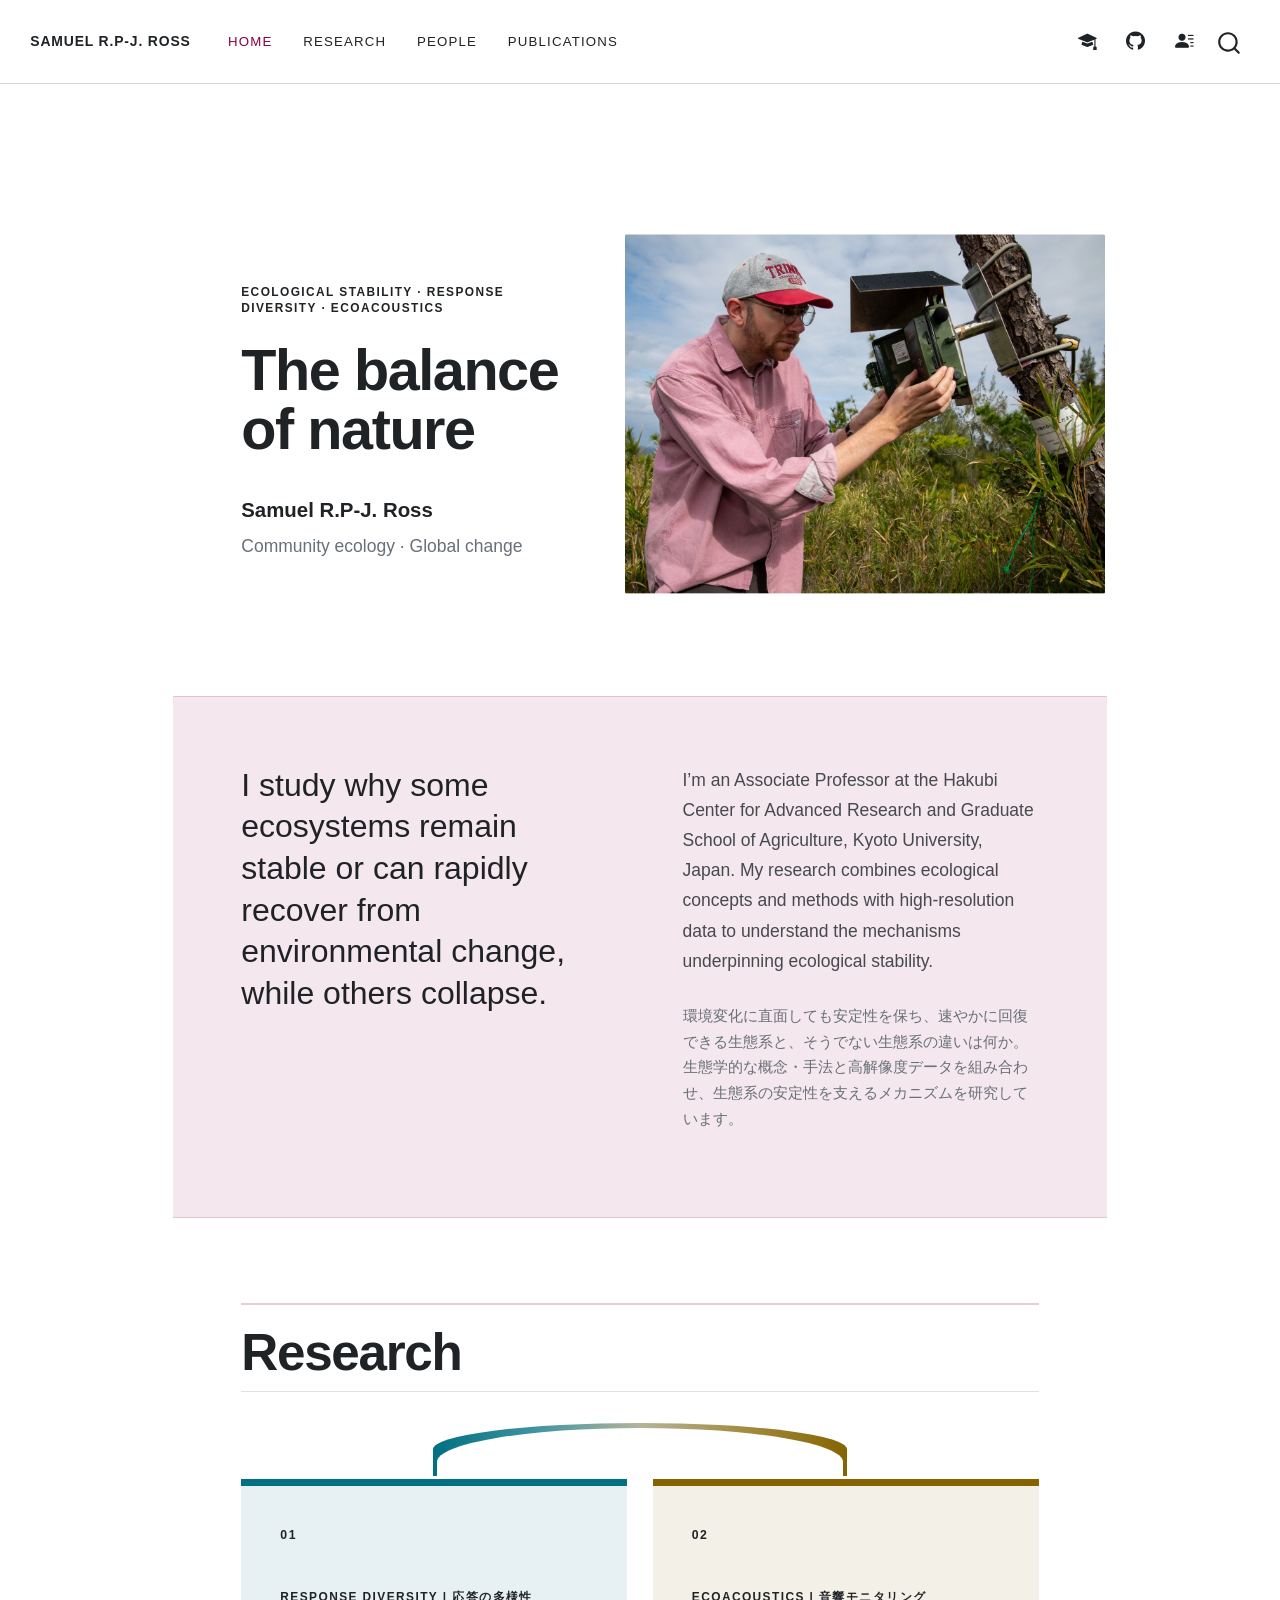
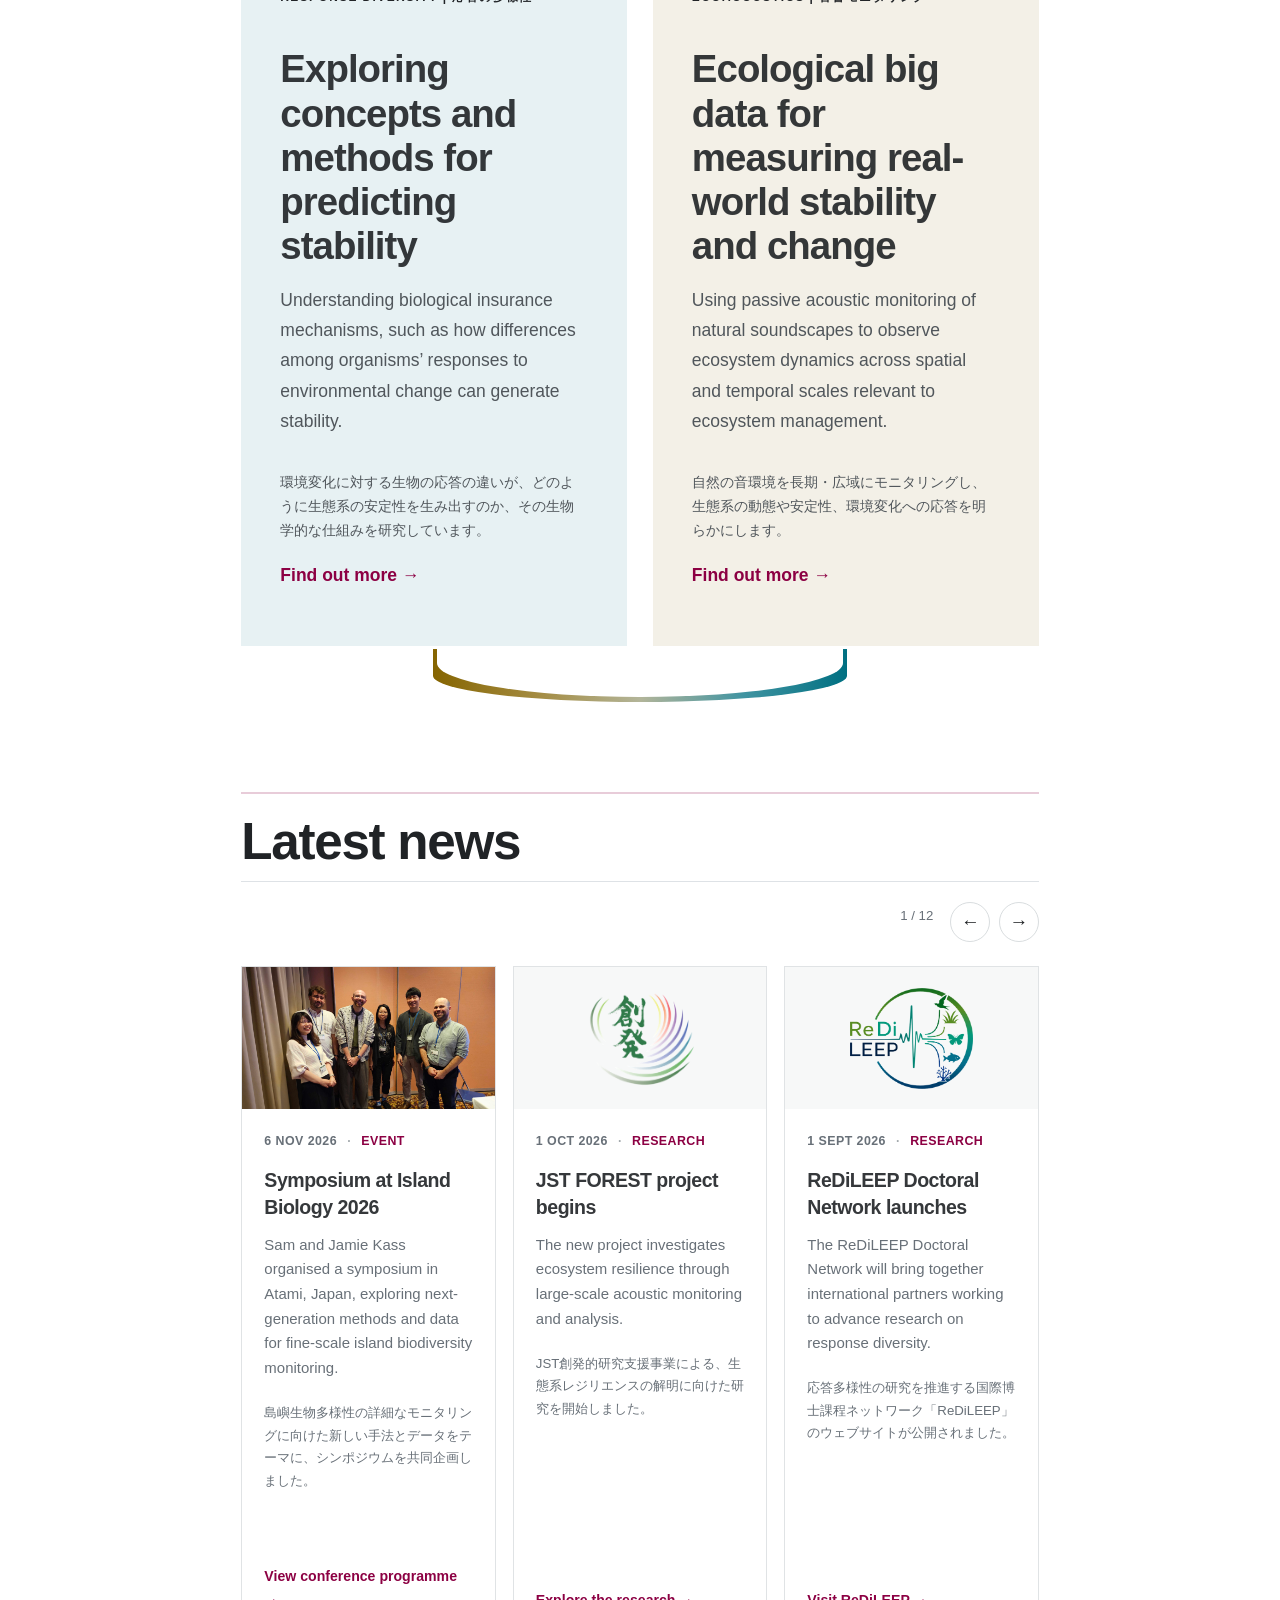
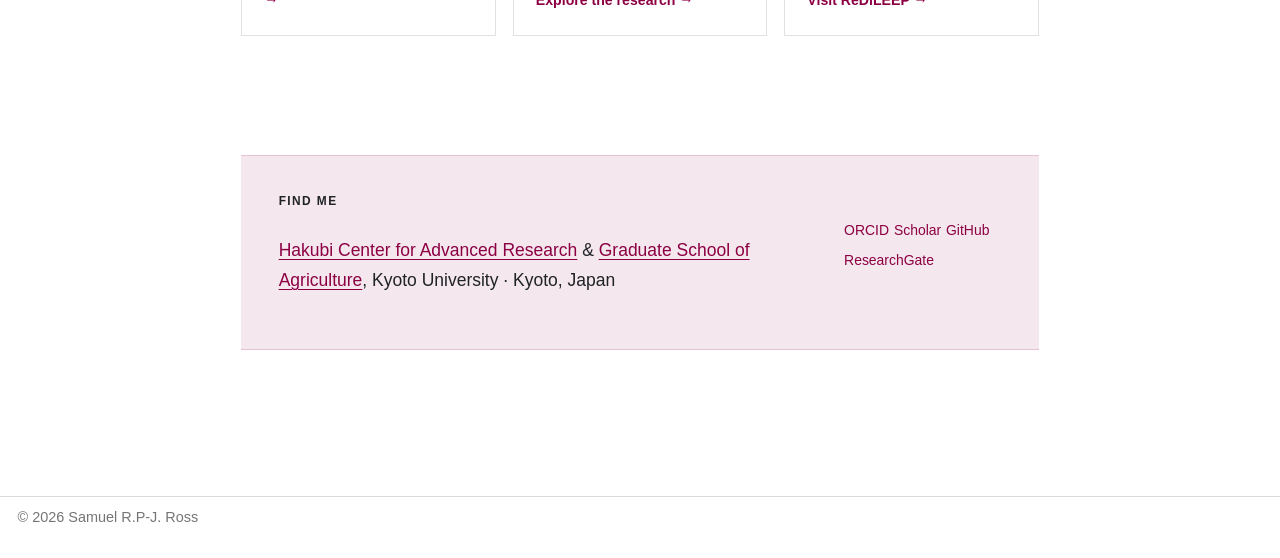
<file: index.html>
<!DOCTYPE html>
<html xmlns="http://www.w3.org/1999/xhtml" lang="en" xml:lang="en"><head>

<meta charset="utf-8">
<meta name="generator" content="quarto-1.11.9">

<meta name="viewport" content="width=device-width, initial-scale=1.0, user-scalable=yes">

<meta name="description" content="Samuel R.P-J. Ross — ecologist studying ecological stability, response diversity, and ecoacoustics.">

<title>Samuel R.P-J. Ross</title>
<style>
/* Default styles provided by pandoc.
** See https://pandoc.org/MANUAL.html#variables-for-html for config info.
*/
span.smallcaps{font-variant: small-caps;}
div.columns{display: flex; gap: 1.5em;}
div.column{flex: auto;}
@media screen {
div.columns{gap: min(4vw, 1.5em);}
div.column{overflow-x: auto;}
}
div.hanging-indent{margin-left: 1.5em; text-indent: -1.5em;}
ul.task-list{list-style: none;}
ul.task-list li input[type="checkbox"] {
  width: 0.8em;
  margin: 0 0.8em 0.2em -1em; /* quarto-specific, see https://github.com/quarto-dev/quarto-cli/issues/4556 */ 
  vertical-align: middle;
}
</style>


<script src="site_libs/quarto-nav/quarto-nav.js"></script>
<script src="site_libs/clipboard/clipboard.min.js"></script>
<script src="site_libs/quarto-search/autocomplete.umd.js"></script>
<script src="site_libs/quarto-search/fuse.min.js"></script>
<script src="site_libs/quarto-search/quarto-search.js"></script>
<meta name="quarto:offset" content="./">
<link href="./assets/images/favicon.svg" rel="icon" type="image/svg+xml">
<script src="site_libs/quarto-html/quarto.js" type="module"></script>
<script src="site_libs/quarto-html/tabsets/tabsets.js" type="module"></script>
<script src="site_libs/quarto-html/scrollable-regions/scrollable-regions.js" type="module"></script>
<script src="site_libs/quarto-html/popper.min.js"></script>
<script src="site_libs/quarto-html/tippy.umd.min.js"></script>
<script src="site_libs/quarto-html/anchor.min.js"></script>
<link href="site_libs/quarto-html/tippy.css" rel="stylesheet">
<link href="site_libs/quarto-html/quarto-syntax-highlighting-63b5708e65d6cd79cd7618c58d0c21e7.css" rel="stylesheet" id="quarto-text-highlighting-styles">
<script src="site_libs/bootstrap/bootstrap.min.js"></script>
<link href="site_libs/bootstrap/bootstrap-icons.css" rel="stylesheet">
<link href="site_libs/bootstrap/bootstrap-5b4c7a384dc5ce977c1af220a071cccf.min.css" rel="stylesheet" append-hash="true" id="quarto-bootstrap" data-mode="light">
<script id="quarto-search-options" type="application/json">{
  "location": "navbar",
  "copy-button": false,
  "collapse-after": 3,
  "panel-placement": "end",
  "type": "overlay",
  "limit": 50,
  "keyboard-shortcut": [
    "f",
    "/",
    "s"
  ],
  "show-item-context": false,
  "language": {
    "search-no-results-text": "No results",
    "search-matching-documents-text": "matching documents",
    "search-copy-link-title": "Copy link to search",
    "search-hide-matches-text": "Hide additional matches",
    "search-more-match-text": "more match in this document",
    "search-more-matches-text": "more matches in this document",
    "search-clear-button-title": "Clear",
    "search-text-placeholder": "",
    "search-detached-cancel-button-title": "Cancel",
    "search-submit-button-title": "Submit",
    "search-label": "Search"
  }
}</script>
<style>html{ scroll-behavior: smooth; }</style>
<meta name="author" content="Samuel R.P-J. Ross">
<meta name="keywords" content="ecology, ecological stability, resilience, response diversity, ecoacoustics, Kyoto University">
<meta property="og:type" content="website">
<meta property="og:title" content="Samuel R.P-J. Ross">
<meta property="og:description" content="Ecologist studying ecological stability, resilience, response diversity, and ecoacoustics.">
<meta property="og:url" content="https://samuelrpjross.com">
<meta name="twitter:card" content="summary_large_image">


</head>

<body class="nav-fixed fullcontent quarto-light"><a id="quarto-skip-link" class="visually-hidden-focusable" href="#quarto-document-content">Skip to main content</a>

<div id="quarto-search-results"></div>
  <header id="quarto-header" class="headroom fixed-top">
    <nav class="navbar navbar-expand-lg " data-bs-theme="dark" aria-label="Site">
      <div class="navbar-container container-fluid">
      <div class="navbar-brand-container mx-auto">
    <a class="navbar-brand" href="./index.html">
    <span class="navbar-title">SAMUEL R.P-J. ROSS</span>
    </a>
  </div>
          <button class="navbar-toggler" type="button" data-bs-toggle="collapse" data-bs-target="#navbarCollapse" aria-controls="navbarCollapse" aria-expanded="false" aria-label="Toggle navigation" onclick="if (window.quartoToggleHeadroom) { window.quartoToggleHeadroom(); }">
  <span class="navbar-toggler-icon"></span>
</button>
          <div class="collapse navbar-collapse" id="navbarCollapse">
            <ul class="navbar-nav navbar-nav-scroll me-auto">
  <li class="nav-item">
    <a class="nav-link active" href="./index.html" aria-current="page"> 
<span class="menu-text">Home</span></a>
  </li>  
  <li class="nav-item">
    <a class="nav-link" href="./research.html"> 
<span class="menu-text">Research</span></a>
  </li>  
  <li class="nav-item">
    <a class="nav-link" href="./people.html"> 
<span class="menu-text">People</span></a>
  </li>  
  <li class="nav-item">
    <a class="nav-link" href="./publications.html"> 
<span class="menu-text">Publications</span></a>
  </li>  
</ul>
            <ul class="navbar-nav navbar-nav-scroll ms-auto">
  <li class="nav-item compact">
    <a class="nav-link" href="https://orcid.org/0000-0001-9402-9119"> <i class="bi bi-orcid" role="img" aria-label="ORCID">
</i> 
<span class="menu-text"></span></a>
  </li>  
  <li class="nav-item compact">
    <a class="nav-link" href="https://scholar.google.co.uk/citations?user=R3aMfY0AAAAJ&amp;hl=en"> <i class="bi bi-mortarboard-fill" role="img" aria-label="Google Scholar">
</i> 
<span class="menu-text"></span></a>
  </li>  
  <li class="nav-item compact">
    <a class="nav-link" href="https://github.com/SamRPJRoss"> <i class="bi bi-github" role="img" aria-label="GitHub">
</i> 
<span class="menu-text"></span></a>
  </li>  
  <li class="nav-item compact">
    <a class="nav-link" href="https://www.researchgate.net/profile/Samuel-Ross-4"> <i class="bi bi-person-lines-fill" role="img" aria-label="ResearchGate">
</i> 
<span class="menu-text"></span></a>
  </li>  
</ul>
          </div> <!-- /navcollapse -->
            <div class="quarto-navbar-tools">
</div>
            <div id="quarto-search" class="" title="Search"></div>
      </div> <!-- /container-fluid -->
    </nav>
</header>
<!-- content -->
<div id="quarto-content" class="quarto-container page-columns page-rows-contents page-layout-article page-navbar">
<!-- sidebar -->
<!-- margin-sidebar -->
    
<!-- main -->
<main class="content" id="quarto-document-content" tabindex="-1"><header id="title-block-header" class="quarto-title-block"></header>




<div class="hero">
<div class="hero-copy">
<div class="eyebrow">
ECOLOGICAL STABILITY · RESPONSE DIVERSITY · ECOACOUSTICS
</div>
<section id="the-balance-of-nature" class="level1">
<h1>The balance of nature</h1>
<p class="hero-name">
Samuel R.P-J. Ross
</p>
<p class="hero-role">
Community ecology · Global change
</p>
</section>
</div>
<div class="hero-image">
<p><img class="hero-photo" src="assets/images/home/hero.jpg" alt="Field photograph illustrating ecological research"></p>
</div>
</div>
<div class="intro-grid">
<div class="intro-lead">
<p>I study why some ecosystems remain stable or can rapidly recover from environmental change, while others collapse.</p>
</div>
<div class="intro-text">
<p>I’m an Associate Professor at the Hakubi Center for Advanced Research and Graduate School of Agriculture, Kyoto University, Japan. My research combines ecological concepts and methods with high-resolution data to understand the mechanisms underpinning ecological stability.</p>
<p><span class="jp-label">環境変化に直面しても安定性を保ち、速やかに回復できる生態系と、そうでない生態系の違いは何か。生態学的な概念・手法と高解像度データを組み合わせ、生態系の安定性を支えるメカニズムを研究しています。</span></p>
</div>
</div>
<section id="research" class="level2">
<h2 class="anchored" data-anchor-id="research">Research</h2>
<div class="research-cycle">
<div class="cycle-arrow cycle-arrow-top" aria-hidden="true">

</div>
<div class="cycle-arrow cycle-arrow-bottom" aria-hidden="true">

</div>
<div class="research-grid">
<div class="research-card research-rd">
<div class="research-number">
01
</div>
<div class="research-label">
RESPONSE DIVERSITY | 応答の多様性
</div>
<h3 class="anchored">
Exploring concepts and methods for predicting stability
</h3>
<p>
Understanding biological insurance mechanisms, such as how differences among organisms’ responses to environmental change can generate stability.
</p>
<p class="research-jp">
環境変化に対する生物の応答の違いが、どのように生態系の安定性を生み出すのか、その生物学的な仕組みを研究しています。
</p>
<p><a href="./research.html#response-diversity">Find out more <span>→</span></a></p>
</div>
<div class="research-card research-acoustic">
<div class="research-number">
02
</div>
<div class="research-label">
ECOACOUSTICS | 音響モニタリング
</div>
<h3 class="anchored">
Ecological big data for measuring real-world stability and change
</h3>
<p>
Using passive acoustic monitoring of natural soundscapes to observe ecosystem dynamics across spatial and temporal scales relevant to ecosystem management.
</p>
<p class="research-jp">
自然の音環境を長期・広域にモニタリングし、生態系の動態や安定性、環境変化への応答を明らかにします。
</p>
<p><a href="./research.html#ecoacoustics">Find out more <span>→</span></a></p>
</div>
</div>
</div>
</section>
<section id="latest-news" class="level2">
<h2 class="anchored" data-anchor-id="latest-news">Latest news</h2>
<div class="news-carousel">
<div class="news-toolbar">
<p><span class="news-counter" aria-live="off"></span></p>
<div class="news-controls">
<button class="news-prev" type="button" aria-label="Previous news item">
←
</button>
<button class="news-next" type="button" aria-label="Next news item">
→
</button>
</div>
</div>
<div class="news-track" tabindex="0" aria-label="Scroll through news items">
<p class="news-loading">
Loading news…
</p>
</div>
</div>
<script src="assets/js/news-carousel.js" defer=""></script>
<div class="contact-strip">
<div>
<div class="eyebrow">
FIND ME
</div>
<p>
<a href="https://www.hakubi.kyoto-u.ac.jp/en/">Hakubi Center for Advanced Research</a> &amp; <a href="https://www.kais.kyoto-u.ac.jp/english/">Graduate School of Agriculture</a>, Kyoto University · Kyoto, Japan
</p>
</div>
<div class="social-text">
<p><a href="https://orcid.org/0000-0001-9402-9119">ORCID</a> <a href="https://scholar.google.co.uk/citations?user=R3aMfY0AAAAJ&amp;hl=en">Scholar</a> <a href="https://github.com/SamRPJRoss">GitHub</a> <a href="https://www.researchgate.net/profile/Samuel-Ross-4">ResearchGate</a></p>
</div>
</div>


</section>

</main> <!-- /main -->
<script id="quarto-html-after-body" type="application/javascript">
  window.document.addEventListener("DOMContentLoaded", function (event) {
    const icon = "";
    const anchorJS = new window.AnchorJS();
    anchorJS.options = {
      placement: 'right',
      icon: icon
    };
    anchorJS.add('.anchored');
    const isCodeAnnotation = (el) => {
      for (const clz of el.classList) {
        if (clz.startsWith('code-annotation-')) {                     
          return true;
        }
      }
      return false;
    }
    const onCopySuccess = function(e) {
      // button target
      const button = e.trigger;
      // don't keep focus
      button.blur();
      // flash "checked"
      button.classList.add('code-copy-button-checked');
      var currentTitle = button.getAttribute("title");
      button.setAttribute("title", "Copied!");
      let tooltip;
      if (window.bootstrap) {
        button.setAttribute("data-bs-toggle", "tooltip");
        button.setAttribute("data-bs-placement", "left");
        button.setAttribute("data-bs-title", "Copied!");
        tooltip = new bootstrap.Tooltip(button, 
          { trigger: "manual", 
            customClass: "code-copy-button-tooltip",
            offset: [0, -8]});
        tooltip.show();    
      }
      setTimeout(function() {
        if (tooltip) {
          tooltip.hide();
          button.removeAttribute("data-bs-title");
          button.removeAttribute("data-bs-toggle");
          button.removeAttribute("data-bs-placement");
        }
        button.setAttribute("title", currentTitle);
        button.classList.remove('code-copy-button-checked');
      }, 1000);
      // clear code selection
      e.clearSelection();
    }
    const getTextToCopy = function(trigger) {
      const outerScaffold = trigger.parentElement.cloneNode(true);
      const codeEl = outerScaffold.querySelector('code');
      for (const childEl of codeEl.children) {
        if (isCodeAnnotation(childEl)) {
          childEl.remove();
        }
      }
      return codeEl.innerText;
    }
    const clipboard = new window.ClipboardJS('.code-copy-button:not([data-in-quarto-modal])', {
      text: getTextToCopy
    });
    clipboard.on('success', onCopySuccess);
    if (window.document.getElementById('quarto-embedded-source-code-modal')) {
      const clipboardModal = new window.ClipboardJS('.code-copy-button[data-in-quarto-modal]', {
        text: getTextToCopy,
        container: window.document.getElementById('quarto-embedded-source-code-modal')
      });
      clipboardModal.on('success', onCopySuccess);
    }
      var localhostRegex = new RegExp(/^(?:http|https):\/\/localhost\:?[0-9]*\//);
      var mailtoRegex = new RegExp(/^mailto:/);
        var filterRegex = new RegExp("https:\/\/samuelrpjross\.com");
      const newWindowLabel = "(opens in a new tab)";
      const newWindowNoteId = "quarto-ext-newwindow-label";
      // Links reference one hidden label through aria-describedby, so the
      // announcement never changes their accessible name.
      var describeNewWindow = (link) => {
        if (!window.document.getElementById(newWindowNoteId)) {
          var newWindowNote = window.document.createElement("span");
          newWindowNote.id = newWindowNoteId;
          newWindowNote.hidden = true;
          newWindowNote.textContent = newWindowLabel;
          window.document.body.appendChild(newWindowNote);
        }
        var describedBy = (link.getAttribute("aria-describedby") || "").split(/\s+/).filter(Boolean);
        if (!describedBy.includes(newWindowNoteId)) {
          describedBy.push(newWindowNoteId);
          link.setAttribute("aria-describedby", describedBy.join(" "));
        }
      }
      var isInternal = (href) => {
          return filterRegex.test(href) || localhostRegex.test(href) || mailtoRegex.test(href);
      }
      // Inspect non-navigation links and adorn them if external
      window.quartoDecorateExternalLinks = function (root) {
     var links = (root || window.document).querySelectorAll('a[href]:not(.nav-link):not(.navbar-brand):not(.toc-action):not(.sidebar-link):not(.sidebar-item-toggle):not(.pagination-link):not(.no-external):not([aria-hidden]):not(.dropdown-item):not(.quarto-navigation-tool):not(.about-link)');
      for (var i=0; i<links.length; i++) {
        const link = links[i];
        if (!isInternal(link.href)) {
          // undo the damage that might have been done by quarto-nav.js in the case of
          // links that we want to consider external
          if (link.dataset.originalHref !== undefined) {
            link.href = link.dataset.originalHref;
          }
            // target, if specified
            link.setAttribute("target", "_blank");
            if (link.getAttribute("rel") === null) {
              link.setAttribute("rel", "noopener");
            }
            describeNewWindow(link);
          if (!link.classList.contains('no-external-icon')) {
          }
        }
      }
      };
      window.quartoDecorateExternalLinks(window.document);
    // Esc closes the popup (WCAG 1.4.13) and focus leaving both trigger and
    // popup closes it (WCAG 2.4.11); tippy handles neither for interactive popups.
    const hideOnEscAndFocusOut = {
      name: 'hideOnEscAndFocusOut',
      defaultValue: true,
      fn(instance) {
        const dismiss = () => {
          // A show scheduled by the trigger delay would otherwise reopen it
          instance.clearDelayTimeouts();
          instance.hide();
        };
        const onKeyDown = (event) => {
          if (event.key !== 'Escape') {
            return;
          }
          // Keep Esc from also reaching page handlers (e.g. reveal.js overview),
          // except an open reveal.js slide menu, which Esc should close too.
          // The menu handles keys only when its keyboard option is on.
          const menuHandlesEsc = window.Reveal?.getPlugin?.('menu')?.isOpen() &&
            window.Reveal.getConfig().menu?.keyboard !== false;
          if (!menuHandlesEsc) {
            event.stopPropagation();
          }
          if (instance.popper.contains(window.document.activeElement)) {
            // Disabled while refocusing so the focus trigger does not reopen it
            instance.disable();
            instance.reference.focus();
            instance.enable();
          }
          dismiss();
        };
        const onFocusOut = (event) => {
          const target = event.relatedTarget;
          if (target && !instance.reference.contains(target) &&
              !instance.popper.contains(target)) {
            dismiss();
          }
        };
        // On the trigger too: a click trigger (code-annotations: select) has no
        // blur handling. Attached for the instance's lifetime so leaving the
        // trigger also cancels a show still pending on the trigger delay.
        instance.reference.addEventListener('focusout', onFocusOut);
        return {
          onShow() {
            window.document.addEventListener('keydown', onKeyDown, true);
            instance.popper.addEventListener('focusout', onFocusOut);
          },
          onHide() {
            window.document.removeEventListener('keydown', onKeyDown, true);
            instance.popper.removeEventListener('focusout', onFocusOut);
          },
          onDestroy() {
            instance.reference.removeEventListener('focusout', onFocusOut);
          },
        };
      },
    };
    function tippyHover(el, contentFn, onTriggerFn, onUntriggerFn) {
      const config = {
        allowHTML: true,
        maxWidth: 500,
        delay: 100,
        arrow: false,
        appendTo: function(el) {
            return el.parentElement;
        },
        interactive: true,
        interactiveBorder: 10,
        theme: 'quarto',
        placement: 'bottom-start',
        plugins: [hideOnEscAndFocusOut],
      };
      if (contentFn) {
        config.content = contentFn;
      }
      if (onTriggerFn) {
        config.onTrigger = onTriggerFn;
      }
      if (onUntriggerFn) {
        config.onUntrigger = onUntriggerFn;
      }
      window.tippy(el, config); 
    }
    const noterefs = window.document.querySelectorAll('a[role="doc-noteref"]');
    for (var i=0; i<noterefs.length; i++) {
      const ref = noterefs[i];
      tippyHover(ref, function() {
        // use id or data attribute instead here
        let href = ref.getAttribute('data-footnote-href') || ref.getAttribute('href');
        try { href = new URL(href).hash; } catch {}
        const id = href.replace(/^#\/?/, "");
        const note = window.document.getElementById(id);
        if (note) {
          return note.innerHTML;
        } else {
          return "";
        }
      });
    }
    const xrefs = window.document.querySelectorAll('a.quarto-xref');
    const processXRef = (id, note) => {
      // Strip column container classes
      const stripColumnClz = (el) => {
        el.classList.remove("page-full", "page-columns");
        if (el.children) {
          for (const child of el.children) {
            stripColumnClz(child);
          }
        }
      }
      stripColumnClz(note)
      if (id === null || id.startsWith('sec-')) {
        // Special case sections, only their first couple elements
        const container = document.createElement("div");
        if (note.children && note.children.length > 2) {
          container.appendChild(note.children[0].cloneNode(true));
          for (let i = 1; i < note.children.length; i++) {
            const child = note.children[i];
            if (child.tagName === "P" && child.innerText === "") {
              continue;
            } else {
              container.appendChild(child.cloneNode(true));
              break;
            }
          }
          if (window.Quarto?.typesetMath) {
            window.Quarto.typesetMath(container);
          }
          return container.innerHTML
        } else {
          if (window.Quarto?.typesetMath) {
            window.Quarto.typesetMath(note);
          }
          return note.innerHTML;
        }
      } else {
        // Remove any anchor links if they are present
        const anchorLink = note.querySelector('a.anchorjs-link');
        if (anchorLink) {
          anchorLink.remove();
        }
        if (window.Quarto?.typesetMath) {
          window.Quarto.typesetMath(note);
        }
        if (note.classList.contains("callout")) {
          return note.outerHTML;
        } else {
          return note.innerHTML;
        }
      }
    }
    for (var i=0; i<xrefs.length; i++) {
      const xref = xrefs[i];
      tippyHover(xref, undefined, function(instance) {
        instance.disable();
        let url = xref.getAttribute('href');
        let hash = undefined; 
        if (url.startsWith('#')) {
          hash = url;
        } else {
          try { hash = new URL(url).hash; } catch {}
        }
        if (hash) {
          const id = hash.replace(/^#\/?/, "");
          const note = window.document.getElementById(id);
          if (note !== null) {
            try {
              const html = processXRef(id, note.cloneNode(true));
              instance.setContent(html);
            } finally {
              instance.enable();
              instance.show();
            }
          } else {
            // See if we can fetch this
            fetch(url.split('#')[0])
            .then(res => res.text())
            .then(html => {
              const parser = new DOMParser();
              const htmlDoc = parser.parseFromString(html, "text/html");
              const note = htmlDoc.getElementById(id);
              if (note !== null) {
                const html = processXRef(id, note);
                instance.setContent(html);
              } 
            }).finally(() => {
              instance.enable();
              instance.show();
            });
          }
        } else {
          // See if we can fetch a full url (with no hash to target)
          // This is a special case and we should probably do some content thinning / targeting
          fetch(url)
          .then(res => res.text())
          .then(html => {
            const parser = new DOMParser();
            const htmlDoc = parser.parseFromString(html, "text/html");
            const note = htmlDoc.querySelector('main.content');
            if (note !== null) {
              // This should only happen for chapter cross references
              // (since there is no id in the URL)
              // remove the first header
              if (note.children.length > 0 && note.children[0].tagName === "HEADER") {
                note.children[0].remove();
              }
              const html = processXRef(null, note);
              instance.setContent(html);
            } 
          }).finally(() => {
            instance.enable();
            instance.show();
          });
        }
      }, function(instance) {
      });
    }
        let selectedAnnoteEl;
        const selectorForAnnotation = ( cell, annotation) => {
          let cellAttr = 'data-code-cell="' + cell + '"';
          let lineAttr = 'data-code-annotation="' +  annotation + '"';
          const selector = 'span[' + cellAttr + '][' + lineAttr + ']';
          return selector;
        }
        const selectCodeLines = (annoteEl) => {
          const doc = window.document;
          const targetCell = annoteEl.getAttribute("data-target-cell");
          const targetAnnotation = annoteEl.getAttribute("data-target-annotation");
          const annoteSpan = window.document.querySelector(selectorForAnnotation(targetCell, targetAnnotation));
          const lines = annoteSpan.getAttribute("data-code-lines").split(",");
          const lineIds = lines.map((line) => {
            return targetCell + "-" + line;
          })
          // Each band is positioned against its own containing block, which is
          // not the offsetParent of the lines, so place it from client rects.
          const placeBand = (band, firstEl, lastEl, codeBlock) => {
            const container = band.offsetParent;
            if (container === null) {
              return;
            }
            const containerRect = container.getBoundingClientRect();
            // Reveal.js scales slides with a transform, so convert client
            // pixels back to the CSS pixels of the container.
            const scale = containerRect.height / container.offsetHeight || 1;
            const firstRect = firstEl.getBoundingClientRect();
            const lastRect = lastEl.getBoundingClientRect();
            const top = (firstRect.top - containerRect.top) / scale - container.clientTop + container.scrollTop;
            const height = (lastRect.bottom - firstRect.top) / scale;
            band.style.top = top - 2 + "px";
            band.style.height = height + 4 + "px";
            if (codeBlock) {
              // Without the copy button wrapper, the containing block is wider
              // than the code block, so span the code block explicitly.
              const blockRect = codeBlock.getBoundingClientRect();
              band.style.left = (blockRect.left - containerRect.left) / scale - container.clientLeft + container.scrollLeft + "px";
              band.style.width = blockRect.width / scale + "px";
            }
          };
          if (lineIds.length > 0) {
            const el = window.document.getElementById(lineIds[0]);
            const lastEl = window.document.getElementById(lineIds[lineIds.length - 1]);
            const parent = el.parentElement.parentElement;
            // cook up a div (if necessary) and position it
            let div = window.document.getElementById("code-annotation-line-highlight");
            if (div === null) {
              div = window.document.createElement("div");
              div.setAttribute("id", "code-annotation-line-highlight");
              div.style.position = 'absolute';
              parent.appendChild(div);
            }
            placeBand(div, el, lastEl, parent.closest("div.sourceCode") || parent);
            let gutterDiv = window.document.getElementById("code-annotation-line-highlight-gutter");
            if (gutterDiv === null) {
              gutterDiv = window.document.createElement("div");
              gutterDiv.setAttribute("id", "code-annotation-line-highlight-gutter");
              gutterDiv.style.position = 'absolute';
              const codeCell = window.document.getElementById(targetCell);
              const gutter = codeCell.querySelector('.code-annotation-gutter');
              gutter.appendChild(gutterDiv);
            }
            placeBand(gutterDiv, el, lastEl);
            selectedAnnoteEl = annoteEl;
          }
        };
        const unselectCodeLines = () => {
          const elementsIds = ["code-annotation-line-highlight", "code-annotation-line-highlight-gutter"];
          elementsIds.forEach((elId) => {
            const div = window.document.getElementById(elId);
            if (div) {
              div.remove();
            }
          });
          selectedAnnoteEl = undefined;
        };
          // Handle positioning of the toggle
      window.addEventListener(
        "resize",
        throttle(() => {
          elRect = undefined;
          if (selectedAnnoteEl) {
            selectCodeLines(selectedAnnoteEl);
          }
        }, 10)
      );
      function throttle(fn, ms) {
      let throttle = false;
      let timer;
        return (...args) => {
          if(!throttle) { // first call gets through
              fn.apply(this, args);
              throttle = true;
          } else { // all the others get throttled
              if(timer) clearTimeout(timer); // cancel #2
              timer = setTimeout(() => {
                fn.apply(this, args);
                timer = throttle = false;
              }, ms);
          }
        };
      }
        // Attach click handler to the DT
        const annoteDls = window.document.querySelectorAll('dt[data-target-cell]');
        for (const annoteDlNode of annoteDls) {
          annoteDlNode.addEventListener('click', (event) => {
            const clickedEl = event.target;
            if (clickedEl !== selectedAnnoteEl) {
              unselectCodeLines();
              const activeEl = window.document.querySelector('dt[data-target-cell].code-annotation-active');
              if (activeEl) {
                activeEl.classList.remove('code-annotation-active');
              }
              selectCodeLines(clickedEl);
              clickedEl.classList.add('code-annotation-active');
            } else {
              // Unselect the line
              unselectCodeLines();
              clickedEl.classList.remove('code-annotation-active');
            }
          });
        }
    const findCites = (el) => {
      const parentEl = el.parentElement;
      if (parentEl) {
        const cites = parentEl.dataset.cites;
        if (cites) {
          return {
            el,
            cites: cites.split(' ')
          };
        } else {
          return findCites(el.parentElement)
        }
      } else {
        return undefined;
      }
    };
    var bibliorefs = window.document.querySelectorAll('a[role="doc-biblioref"]');
    for (var i=0; i<bibliorefs.length; i++) {
      const ref = bibliorefs[i];
      const citeInfo = findCites(ref);
      if (citeInfo) {
        tippyHover(citeInfo.el, function() {
          var popup = window.document.createElement('div');
          citeInfo.cites.forEach(function(cite) {
            var citeDiv = window.document.createElement('div');
            citeDiv.classList.add('hanging-indent');
            citeDiv.classList.add('csl-entry');
            var biblioDiv = window.document.getElementById('ref-' + cite);
            if (biblioDiv) {
              citeDiv.innerHTML = biblioDiv.innerHTML;
            }
            popup.appendChild(citeDiv);
          });
          return popup.innerHTML;
        });
      }
    }
  });
  </script>
  <script type="application/javascript">
  window.quartoScrollableRegionsLabels = {"code":"Scrollable code","output":"Scrollable output"};
  </script>
</div> <!-- /content -->
<footer class="footer">
  <div class="nav-footer">
    <div class="nav-footer-left">
<p>© 2026 Samuel R.P-J. Ross</p>
</div>   
    <div class="nav-footer-center">
      &nbsp;
    </div>
    <div class="nav-footer-right">
      &nbsp;
    </div>
  </div>
</footer>




<script src="site_libs/quarto-html/zenscroll-min.js"></script>
</body></html>
</file>
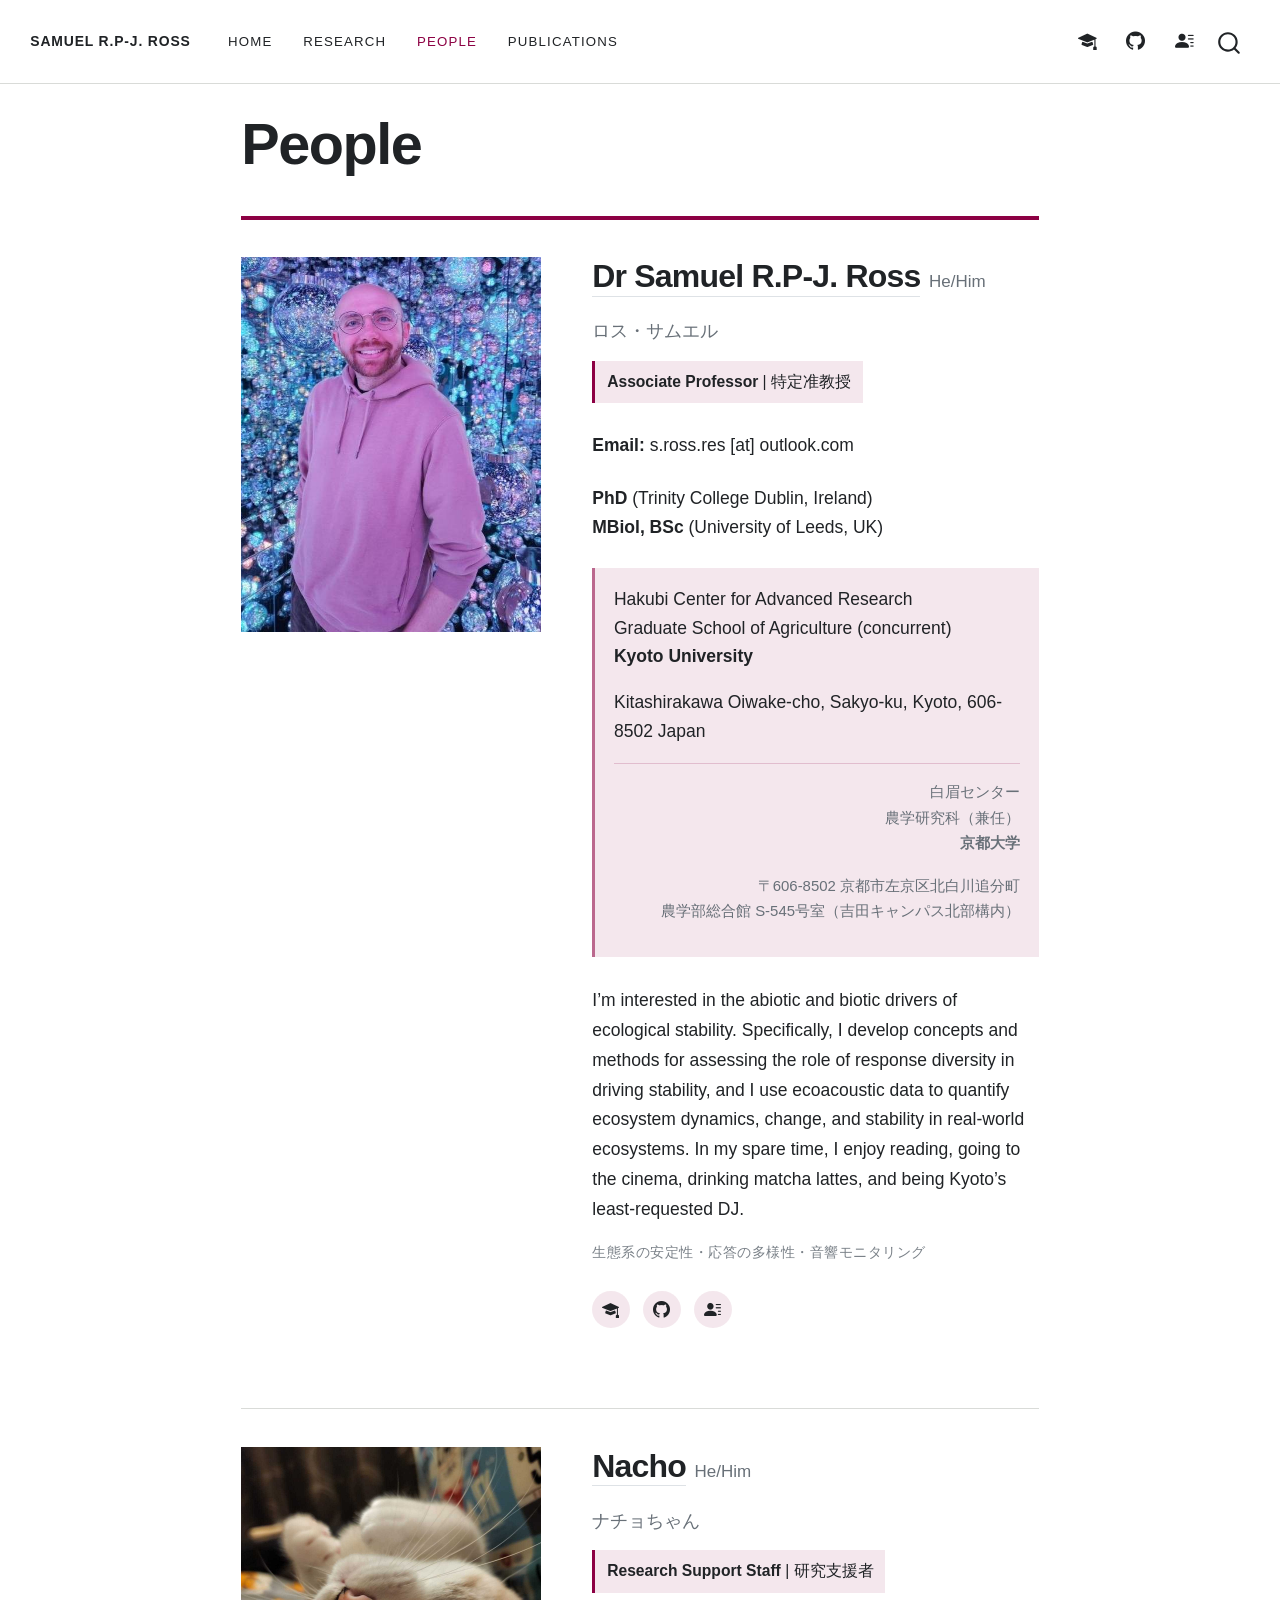
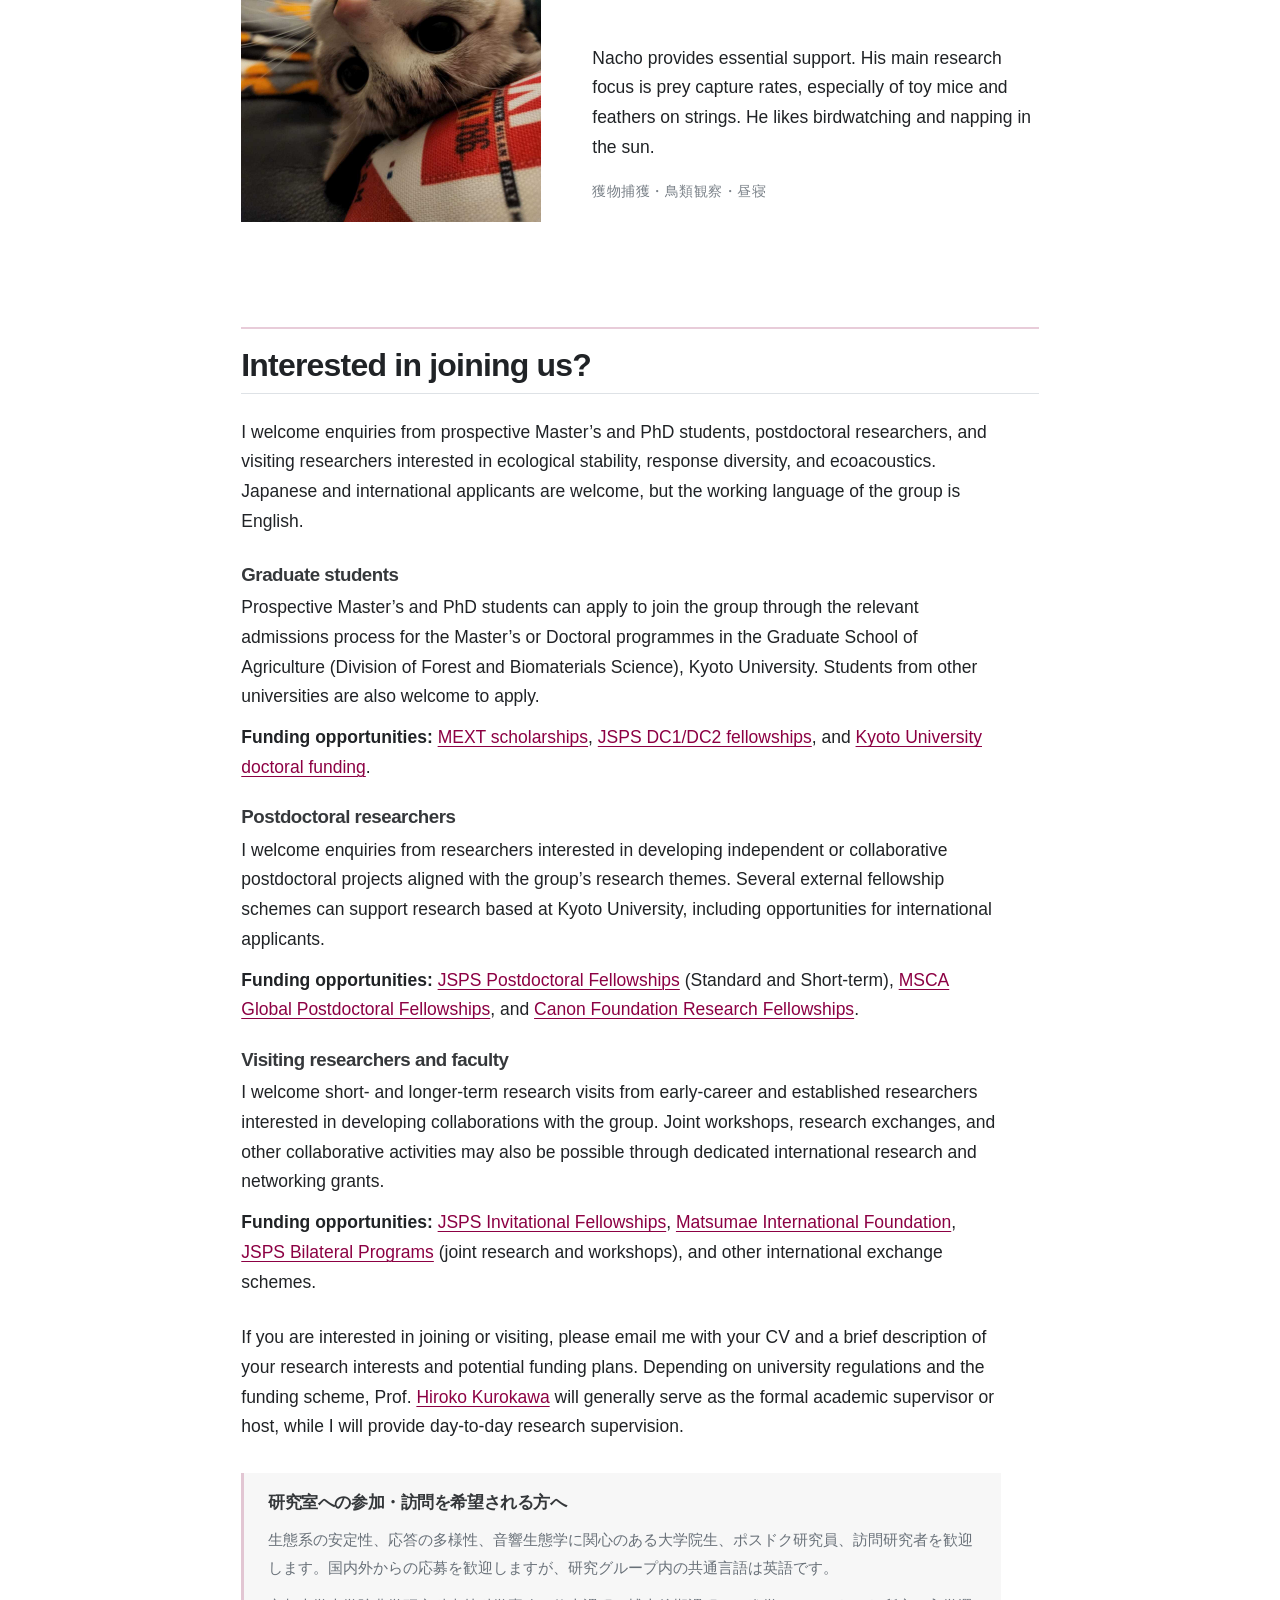
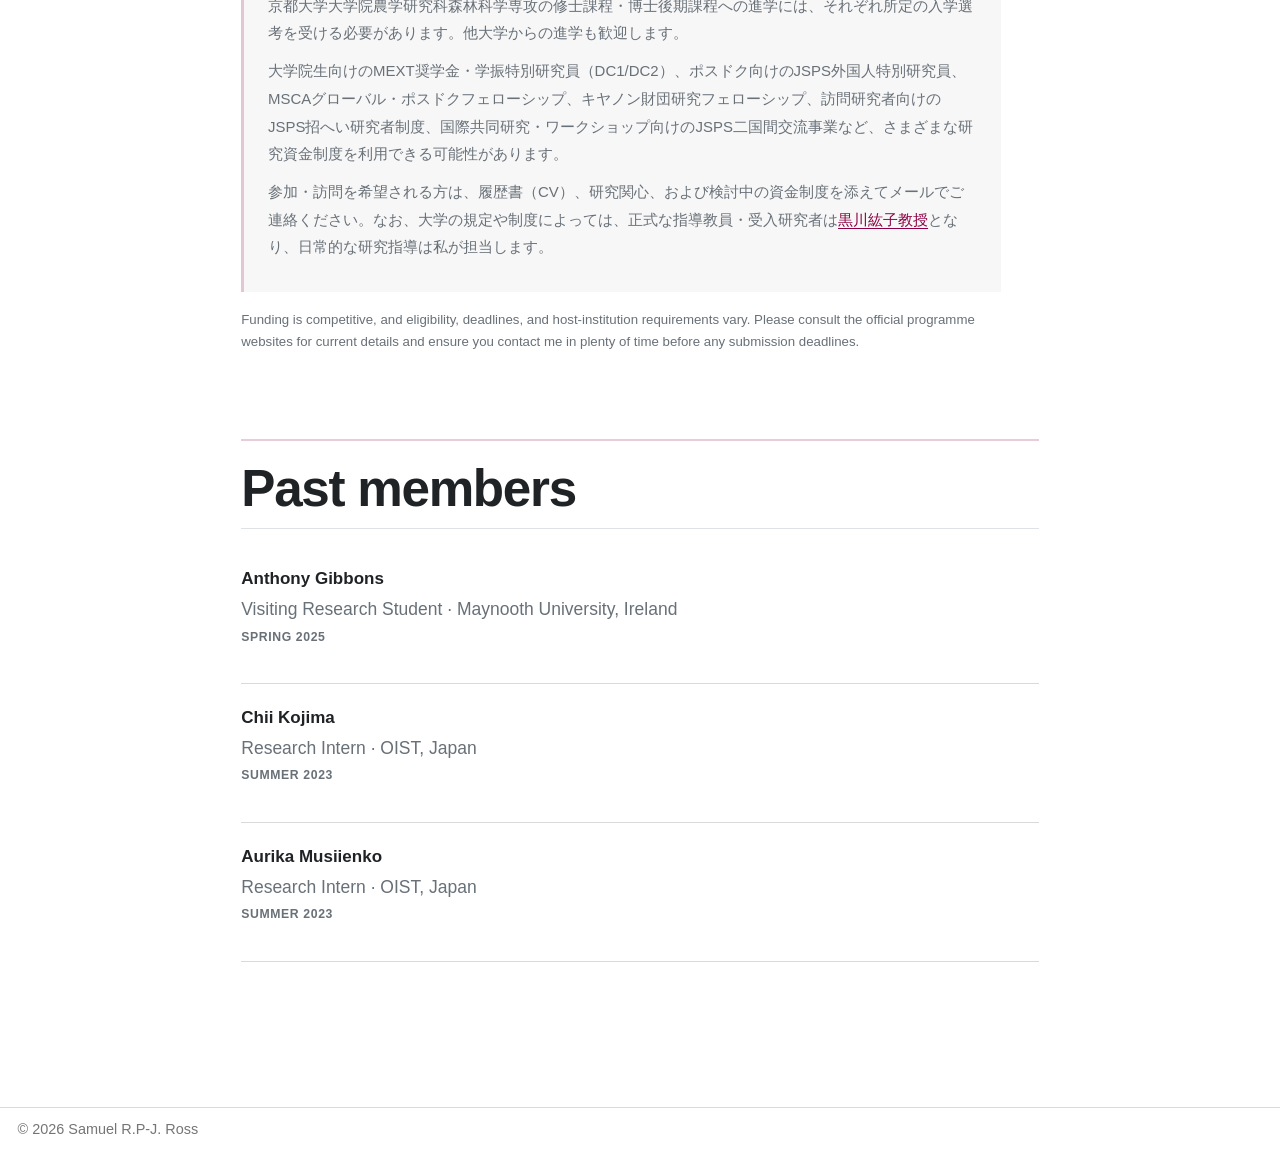
<file: people.html>
<!DOCTYPE html>
<html xmlns="http://www.w3.org/1999/xhtml" lang="en" xml:lang="en"><head>

<meta charset="utf-8">
<meta name="generator" content="quarto-1.11.9">

<meta name="viewport" content="width=device-width, initial-scale=1.0, user-scalable=yes">


<title>People – Samuel R.P-J. Ross</title>
<style>
/* Default styles provided by pandoc.
** See https://pandoc.org/MANUAL.html#variables-for-html for config info.
*/
span.smallcaps{font-variant: small-caps;}
div.columns{display: flex; gap: 1.5em;}
div.column{flex: auto;}
@media screen {
div.columns{gap: min(4vw, 1.5em);}
div.column{overflow-x: auto;}
}
div.hanging-indent{margin-left: 1.5em; text-indent: -1.5em;}
ul.task-list{list-style: none;}
ul.task-list li input[type="checkbox"] {
  width: 0.8em;
  margin: 0 0.8em 0.2em -1em; /* quarto-specific, see https://github.com/quarto-dev/quarto-cli/issues/4556 */ 
  vertical-align: middle;
}
</style>


<script src="site_libs/quarto-nav/quarto-nav.js"></script>
<script src="site_libs/clipboard/clipboard.min.js"></script>
<script src="site_libs/quarto-search/autocomplete.umd.js"></script>
<script src="site_libs/quarto-search/fuse.min.js"></script>
<script src="site_libs/quarto-search/quarto-search.js"></script>
<meta name="quarto:offset" content="./">
<link href="./assets/images/favicon.svg" rel="icon" type="image/svg+xml">
<script src="site_libs/quarto-html/quarto.js" type="module"></script>
<script src="site_libs/quarto-html/tabsets/tabsets.js" type="module"></script>
<script src="site_libs/quarto-html/scrollable-regions/scrollable-regions.js" type="module"></script>
<script src="site_libs/quarto-html/popper.min.js"></script>
<script src="site_libs/quarto-html/tippy.umd.min.js"></script>
<script src="site_libs/quarto-html/anchor.min.js"></script>
<link href="site_libs/quarto-html/tippy.css" rel="stylesheet">
<link href="site_libs/quarto-html/quarto-syntax-highlighting-63b5708e65d6cd79cd7618c58d0c21e7.css" rel="stylesheet" id="quarto-text-highlighting-styles">
<script src="site_libs/bootstrap/bootstrap.min.js"></script>
<link href="site_libs/bootstrap/bootstrap-icons.css" rel="stylesheet">
<link href="site_libs/bootstrap/bootstrap-5b4c7a384dc5ce977c1af220a071cccf.min.css" rel="stylesheet" append-hash="true" id="quarto-bootstrap" data-mode="light">
<script id="quarto-search-options" type="application/json">{
  "location": "navbar",
  "copy-button": false,
  "collapse-after": 3,
  "panel-placement": "end",
  "type": "overlay",
  "limit": 50,
  "keyboard-shortcut": [
    "f",
    "/",
    "s"
  ],
  "show-item-context": false,
  "language": {
    "search-no-results-text": "No results",
    "search-matching-documents-text": "matching documents",
    "search-copy-link-title": "Copy link to search",
    "search-hide-matches-text": "Hide additional matches",
    "search-more-match-text": "more match in this document",
    "search-more-matches-text": "more matches in this document",
    "search-clear-button-title": "Clear",
    "search-text-placeholder": "",
    "search-detached-cancel-button-title": "Cancel",
    "search-submit-button-title": "Submit",
    "search-label": "Search"
  }
}</script>
<style>html{ scroll-behavior: smooth; }</style>
<meta name="author" content="Samuel R.P-J. Ross">
<meta name="keywords" content="ecology, ecological stability, resilience, response diversity, ecoacoustics, Kyoto University">
<meta property="og:type" content="website">
<meta property="og:title" content="Samuel R.P-J. Ross">
<meta property="og:description" content="Ecologist studying ecological stability, resilience, response diversity, and ecoacoustics.">
<meta property="og:url" content="https://samuelrpjross.com">
<meta name="twitter:card" content="summary_large_image">


</head>

<body class="nav-fixed fullcontent quarto-light"><a id="quarto-skip-link" class="visually-hidden-focusable" href="#quarto-document-content">Skip to main content</a>

<div id="quarto-search-results"></div>
  <header id="quarto-header" class="headroom fixed-top">
    <nav class="navbar navbar-expand-lg " data-bs-theme="dark" aria-label="Site">
      <div class="navbar-container container-fluid">
      <div class="navbar-brand-container mx-auto">
    <a class="navbar-brand" href="./index.html">
    <span class="navbar-title">SAMUEL R.P-J. ROSS</span>
    </a>
  </div>
          <button class="navbar-toggler" type="button" data-bs-toggle="collapse" data-bs-target="#navbarCollapse" aria-controls="navbarCollapse" aria-expanded="false" aria-label="Toggle navigation" onclick="if (window.quartoToggleHeadroom) { window.quartoToggleHeadroom(); }">
  <span class="navbar-toggler-icon"></span>
</button>
          <div class="collapse navbar-collapse" id="navbarCollapse">
            <ul class="navbar-nav navbar-nav-scroll me-auto">
  <li class="nav-item">
    <a class="nav-link" href="./index.html"> 
<span class="menu-text">Home</span></a>
  </li>  
  <li class="nav-item">
    <a class="nav-link" href="./research.html"> 
<span class="menu-text">Research</span></a>
  </li>  
  <li class="nav-item">
    <a class="nav-link active" href="./people.html" aria-current="page"> 
<span class="menu-text">People</span></a>
  </li>  
  <li class="nav-item">
    <a class="nav-link" href="./publications.html"> 
<span class="menu-text">Publications</span></a>
  </li>  
</ul>
            <ul class="navbar-nav navbar-nav-scroll ms-auto">
  <li class="nav-item compact">
    <a class="nav-link" href="https://orcid.org/0000-0001-9402-9119"> <i class="bi bi-orcid" role="img" aria-label="ORCID">
</i> 
<span class="menu-text"></span></a>
  </li>  
  <li class="nav-item compact">
    <a class="nav-link" href="https://scholar.google.co.uk/citations?user=R3aMfY0AAAAJ&amp;hl=en"> <i class="bi bi-mortarboard-fill" role="img" aria-label="Google Scholar">
</i> 
<span class="menu-text"></span></a>
  </li>  
  <li class="nav-item compact">
    <a class="nav-link" href="https://github.com/SamRPJRoss"> <i class="bi bi-github" role="img" aria-label="GitHub">
</i> 
<span class="menu-text"></span></a>
  </li>  
  <li class="nav-item compact">
    <a class="nav-link" href="https://www.researchgate.net/profile/Samuel-Ross-4"> <i class="bi bi-person-lines-fill" role="img" aria-label="ResearchGate">
</i> 
<span class="menu-text"></span></a>
  </li>  
</ul>
          </div> <!-- /navcollapse -->
            <div class="quarto-navbar-tools">
</div>
            <div id="quarto-search" class="" title="Search"></div>
      </div> <!-- /container-fluid -->
    </nav>
</header>
<!-- content -->
<div id="quarto-content" class="quarto-container page-columns page-rows-contents page-layout-article page-navbar">
<!-- sidebar -->
<!-- margin-sidebar -->
    
<!-- main -->
<main class="content" id="quarto-document-content" tabindex="-1">

<header id="title-block-header" class="quarto-title-block default">
<div class="quarto-title">
<h1 class="title">People</h1>
</div>



<div class="quarto-title-meta">

    
  
    
  </div>
  


</header>


<div class="people-list">
<div class="person-entry">
<p><img class="person-photo" src="assets/images/people/sam-ross.jpg" alt="Samuel R.P-J. Ross"></p>
<div class="person-details">
<div class="person-name-row">
<h2 class="person-name anchored">
Dr Samuel R.P-J. Ross
</h2>
<p><span class="pronouns">He/Him</span></p>
</div>
<div class="jp-person-name">
ロス・サムエル
</div>
<p class="person-position">
<strong>Associate Professor</strong> | 特定准教授
</p>
<p class="person-email">
<strong>Email:</strong> s.ross.res [at] outlook.com
</p>
<div class="person-qualifications">
<p><strong>PhD</strong> (Trinity College Dublin, Ireland)<br>
<strong>MBiol, BSc</strong> (University of Leeds, UK)</p>
</div>
<div class="person-affiliation">
<p>Hakubi Center for Advanced Research<br>
Graduate School of Agriculture (concurrent)<br>
<strong>Kyoto University</strong></p>
<p>Kitashirakawa Oiwake-cho, Sakyo-ku, Kyoto, 606-8502 Japan</p>
<div class="person-affiliation-jp">
<p>白眉センター<br>
農学研究科（兼任）<br>
<strong>京都大学</strong></p>
<p>〒606-8502 京都市左京区北白川追分町<br>
農学部総合館 S-545号室（吉田キャンパス北部構内）</p>
</div>
</div>
<p class="person-bio">
I’m interested in the abiotic and biotic drivers of ecological stability. Specifically, I develop concepts and methods for assessing the role of response diversity in driving stability, and I use ecoacoustic data to quantify ecosystem dynamics, change, and stability in real-world ecosystems. In my spare time, I enjoy reading, going to the cinema, drinking matcha lattes, and being Kyoto’s least-requested DJ.
</p>
<p class="person-keywords-jp">
生態系の安定性・応答の多様性・音響モニタリング
</p>
<div class="person-socials">
<p><a href="https://scholar.google.co.uk/citations?user=R3aMfY0AAAAJ&amp;hl=en" aria-label="Google Scholar" title="Google Scholar"> <i class="bi bi-mortarboard-fill"></i> </a></p>
<p><a href="https://github.com/SamRPJRoss" aria-label="GitHub" title="GitHub"> <i class="bi bi-github"></i> </a></p>
<p><a href="https://www.researchgate.net/profile/Samuel-Ross-4" aria-label="ResearchGate" title="ResearchGate"> <i class="bi bi-person-lines-fill"></i> </a></p>
</div>
</div>
</div>
<div class="person-entry">
<p><img class="person-photo" src="assets/images/people/nacho.jpg" alt="Nacho"></p>
<div class="person-details">
<div class="person-name-row">
<h2 class="person-name anchored">
Nacho
</h2>
<p><span class="pronouns">He/Him</span></p>
</div>
<div class="jp-person-name">
ナチョちゃん
</div>
<p class="person-position">
<strong>Research Support Staff</strong> | 研究支援者
</p>
<p class="person-bio">
Nacho provides essential support. His main research focus is prey capture rates, especially of toy mice and feathers on strings. He likes birdwatching and napping in the sun.
</p>
<p class="person-keywords-jp">
獲物捕獲・鳥類観察・昼寝
</p>
</div>
</div>
</div>
<div class="open-positions">
<!-- ======================================================
     INTERESTED IN JOINING THE GROUP?
     ====================================================== -->
<section id="interested-in-joining-us" class="level2 joining-group">
<h2 class="anchored" data-anchor-id="interested-in-joining-us">Interested in joining us?</h2>
<p class="joining-intro">
I welcome enquiries from prospective Master’s and PhD students, postdoctoral researchers, and visiting researchers interested in ecological stability, response diversity, and ecoacoustics. Japanese and international applicants are welcome, but the working language of the group is English.
</p>
<div class="joining-category">
<h3 class="anchored">
Graduate students
</h3>
<p>
Prospective Master’s and PhD students can apply to join the group through the relevant admissions process for the Master’s or Doctoral programmes in the Graduate School of Agriculture (Division of Forest and Biomaterials Science), Kyoto University. Students from other universities are also welcome to apply.
</p>
<p>
<strong>Funding opportunities:</strong> <a href="https://www.kyoto-u.ac.jp/en/education-campus/procedures/scholarships/mext">MEXT scholarships</a>, <a href="https://www.jsps.go.jp/english/e-pd/">JSPS DC1/DC2 fellowships</a>, and <a href="https://www.kugd.k.kyoto-u.ac.jp/en/support/">Kyoto University doctoral funding</a>.
</p>
</div>
<div class="joining-category">
<h3 class="anchored">
Postdoctoral researchers
</h3>
<p>
I welcome enquiries from researchers interested in developing independent or collaborative postdoctoral projects aligned with the group’s research themes. Several external fellowship schemes can support research based at Kyoto University, including opportunities for international applicants.
</p>
<p>
<strong>Funding opportunities:</strong> <a href="https://www.jsps.go.jp/english/e-fellow/">JSPS Postdoctoral Fellowships</a> (Standard and Short-term), <a href="https://marie-sklodowska-curie-actions.ec.europa.eu/actions/postdoctoral-fellowships">MSCA Global Postdoctoral Fellowships</a>, and <a href="https://www.canonfoundation.org/">Canon Foundation Research Fellowships</a>.
</p>
</div>
<div class="joining-category">
<h3 class="anchored">
Visiting researchers and faculty
</h3>
<p>
I welcome short- and longer-term research visits from early-career and established researchers interested in developing collaborations with the group. Joint workshops, research exchanges, and other collaborative activities may also be possible through dedicated international research and networking grants.
</p>
<p>
<strong>Funding opportunities:</strong> <a href="https://www.jsps.go.jp/english/e-inv/">JSPS Invitational Fellowships</a>, <a href="https://www.mif-japan.org/en/fellowship/announcement/">Matsumae International Foundation</a>, <a href="https://www.jsps.go.jp/english/e-bilat/">JSPS Bilateral Programs</a> (joint research and workshops), and other international exchange schemes.
</p>
</div>
<p class="joining-contact">
If you are interested in joining or visiting, please email me with your CV and a brief description of your research interests and potential funding plans. Depending on university regulations and the funding scheme, Prof.&nbsp;<a href="https://kdb.iimc.kyoto-u.ac.jp/profile/en.b901ce77850360da.html">Hiroko Kurokawa</a> will generally serve as the formal academic supervisor or host, while I will provide day-to-day research supervision.
</p>
<div class="joining-japanese">
<h3 class="anchored">
研究室への参加・訪問を希望される方へ
</h3>
<p>
生態系の安定性、応答の多様性、音響生態学に関心のある大学院生、ポスドク研究員、訪問研究者を歓迎します。国内外からの応募を歓迎しますが、研究グループ内の共通言語は英語です。
</p>
<p>
京都大学大学院農学研究科森林科学専攻の修士課程・博士後期課程への進学には、それぞれ所定の入学選考を受ける必要があります。他大学からの進学も歓迎します。
</p>
<p>
大学院生向けのMEXT奨学金・学振特別研究員（DC1/DC2）、ポスドク向けのJSPS外国人特別研究員、MSCAグローバル・ポスドクフェローシップ、キヤノン財団研究フェローシップ、訪問研究者向けのJSPS招へい研究者制度、国際共同研究・ワークショップ向けのJSPS二国間交流事業など、さまざまな研究資金制度を利用できる可能性があります。
</p>
<p>
参加・訪問を希望される方は、履歴書（CV）、研究関心、および検討中の資金制度を添えてメールでご連絡ください。なお、大学の規定や制度によっては、正式な指導教員・受入研究者は<a href="https://kdb.iimc.kyoto-u.ac.jp/profile/en.b901ce77850360da.html">黒川紘子教授</a>となり、日常的な研究指導は私が担当します。
</p>
</div>
<p class="joining-disclaimer">
Funding is competitive, and eligibility, deadlines, and host-institution requirements vary. Please consult the official programme websites for current details and ensure you contact me in plenty of time before any submission deadlines.
</p>
</section>
<section id="past-members" class="level2">
<h2 class="anchored" data-anchor-id="past-members">Past members</h2>
<div class="past-member">
<p><strong>Anthony Gibbons</strong> <span class="past-member-role">Visiting Research Student · Maynooth University, Ireland</span> <span class="past-member-date">Spring 2025</span></p>
</div>
<div class="past-member">
<p><strong>Chii Kojima</strong> <span class="past-member-role">Research Intern · OIST, Japan</span> <span class="past-member-date">Summer 2023</span></p>
</div>
<div class="past-member">
<p><strong>Aurika Musiienko</strong> <span class="past-member-role">Research Intern · OIST, Japan</span> <span class="past-member-date">Summer 2023</span></p>
</div>
</section>
</div>



</main> <!-- /main -->
<script id="quarto-html-after-body" type="application/javascript">
  window.document.addEventListener("DOMContentLoaded", function (event) {
    const icon = "";
    const anchorJS = new window.AnchorJS();
    anchorJS.options = {
      placement: 'right',
      icon: icon
    };
    anchorJS.add('.anchored');
    const isCodeAnnotation = (el) => {
      for (const clz of el.classList) {
        if (clz.startsWith('code-annotation-')) {                     
          return true;
        }
      }
      return false;
    }
    const onCopySuccess = function(e) {
      // button target
      const button = e.trigger;
      // don't keep focus
      button.blur();
      // flash "checked"
      button.classList.add('code-copy-button-checked');
      var currentTitle = button.getAttribute("title");
      button.setAttribute("title", "Copied!");
      let tooltip;
      if (window.bootstrap) {
        button.setAttribute("data-bs-toggle", "tooltip");
        button.setAttribute("data-bs-placement", "left");
        button.setAttribute("data-bs-title", "Copied!");
        tooltip = new bootstrap.Tooltip(button, 
          { trigger: "manual", 
            customClass: "code-copy-button-tooltip",
            offset: [0, -8]});
        tooltip.show();    
      }
      setTimeout(function() {
        if (tooltip) {
          tooltip.hide();
          button.removeAttribute("data-bs-title");
          button.removeAttribute("data-bs-toggle");
          button.removeAttribute("data-bs-placement");
        }
        button.setAttribute("title", currentTitle);
        button.classList.remove('code-copy-button-checked');
      }, 1000);
      // clear code selection
      e.clearSelection();
    }
    const getTextToCopy = function(trigger) {
      const outerScaffold = trigger.parentElement.cloneNode(true);
      const codeEl = outerScaffold.querySelector('code');
      for (const childEl of codeEl.children) {
        if (isCodeAnnotation(childEl)) {
          childEl.remove();
        }
      }
      return codeEl.innerText;
    }
    const clipboard = new window.ClipboardJS('.code-copy-button:not([data-in-quarto-modal])', {
      text: getTextToCopy
    });
    clipboard.on('success', onCopySuccess);
    if (window.document.getElementById('quarto-embedded-source-code-modal')) {
      const clipboardModal = new window.ClipboardJS('.code-copy-button[data-in-quarto-modal]', {
        text: getTextToCopy,
        container: window.document.getElementById('quarto-embedded-source-code-modal')
      });
      clipboardModal.on('success', onCopySuccess);
    }
      var localhostRegex = new RegExp(/^(?:http|https):\/\/localhost\:?[0-9]*\//);
      var mailtoRegex = new RegExp(/^mailto:/);
        var filterRegex = new RegExp("https:\/\/samuelrpjross\.com");
      const newWindowLabel = "(opens in a new tab)";
      const newWindowNoteId = "quarto-ext-newwindow-label";
      // Links reference one hidden label through aria-describedby, so the
      // announcement never changes their accessible name.
      var describeNewWindow = (link) => {
        if (!window.document.getElementById(newWindowNoteId)) {
          var newWindowNote = window.document.createElement("span");
          newWindowNote.id = newWindowNoteId;
          newWindowNote.hidden = true;
          newWindowNote.textContent = newWindowLabel;
          window.document.body.appendChild(newWindowNote);
        }
        var describedBy = (link.getAttribute("aria-describedby") || "").split(/\s+/).filter(Boolean);
        if (!describedBy.includes(newWindowNoteId)) {
          describedBy.push(newWindowNoteId);
          link.setAttribute("aria-describedby", describedBy.join(" "));
        }
      }
      var isInternal = (href) => {
          return filterRegex.test(href) || localhostRegex.test(href) || mailtoRegex.test(href);
      }
      // Inspect non-navigation links and adorn them if external
      window.quartoDecorateExternalLinks = function (root) {
     var links = (root || window.document).querySelectorAll('a[href]:not(.nav-link):not(.navbar-brand):not(.toc-action):not(.sidebar-link):not(.sidebar-item-toggle):not(.pagination-link):not(.no-external):not([aria-hidden]):not(.dropdown-item):not(.quarto-navigation-tool):not(.about-link)');
      for (var i=0; i<links.length; i++) {
        const link = links[i];
        if (!isInternal(link.href)) {
          // undo the damage that might have been done by quarto-nav.js in the case of
          // links that we want to consider external
          if (link.dataset.originalHref !== undefined) {
            link.href = link.dataset.originalHref;
          }
            // target, if specified
            link.setAttribute("target", "_blank");
            if (link.getAttribute("rel") === null) {
              link.setAttribute("rel", "noopener");
            }
            describeNewWindow(link);
          if (!link.classList.contains('no-external-icon')) {
          }
        }
      }
      };
      window.quartoDecorateExternalLinks(window.document);
    // Esc closes the popup (WCAG 1.4.13) and focus leaving both trigger and
    // popup closes it (WCAG 2.4.11); tippy handles neither for interactive popups.
    const hideOnEscAndFocusOut = {
      name: 'hideOnEscAndFocusOut',
      defaultValue: true,
      fn(instance) {
        const dismiss = () => {
          // A show scheduled by the trigger delay would otherwise reopen it
          instance.clearDelayTimeouts();
          instance.hide();
        };
        const onKeyDown = (event) => {
          if (event.key !== 'Escape') {
            return;
          }
          // Keep Esc from also reaching page handlers (e.g. reveal.js overview),
          // except an open reveal.js slide menu, which Esc should close too.
          // The menu handles keys only when its keyboard option is on.
          const menuHandlesEsc = window.Reveal?.getPlugin?.('menu')?.isOpen() &&
            window.Reveal.getConfig().menu?.keyboard !== false;
          if (!menuHandlesEsc) {
            event.stopPropagation();
          }
          if (instance.popper.contains(window.document.activeElement)) {
            // Disabled while refocusing so the focus trigger does not reopen it
            instance.disable();
            instance.reference.focus();
            instance.enable();
          }
          dismiss();
        };
        const onFocusOut = (event) => {
          const target = event.relatedTarget;
          if (target && !instance.reference.contains(target) &&
              !instance.popper.contains(target)) {
            dismiss();
          }
        };
        // On the trigger too: a click trigger (code-annotations: select) has no
        // blur handling. Attached for the instance's lifetime so leaving the
        // trigger also cancels a show still pending on the trigger delay.
        instance.reference.addEventListener('focusout', onFocusOut);
        return {
          onShow() {
            window.document.addEventListener('keydown', onKeyDown, true);
            instance.popper.addEventListener('focusout', onFocusOut);
          },
          onHide() {
            window.document.removeEventListener('keydown', onKeyDown, true);
            instance.popper.removeEventListener('focusout', onFocusOut);
          },
          onDestroy() {
            instance.reference.removeEventListener('focusout', onFocusOut);
          },
        };
      },
    };
    function tippyHover(el, contentFn, onTriggerFn, onUntriggerFn) {
      const config = {
        allowHTML: true,
        maxWidth: 500,
        delay: 100,
        arrow: false,
        appendTo: function(el) {
            return el.parentElement;
        },
        interactive: true,
        interactiveBorder: 10,
        theme: 'quarto',
        placement: 'bottom-start',
        plugins: [hideOnEscAndFocusOut],
      };
      if (contentFn) {
        config.content = contentFn;
      }
      if (onTriggerFn) {
        config.onTrigger = onTriggerFn;
      }
      if (onUntriggerFn) {
        config.onUntrigger = onUntriggerFn;
      }
      window.tippy(el, config); 
    }
    const noterefs = window.document.querySelectorAll('a[role="doc-noteref"]');
    for (var i=0; i<noterefs.length; i++) {
      const ref = noterefs[i];
      tippyHover(ref, function() {
        // use id or data attribute instead here
        let href = ref.getAttribute('data-footnote-href') || ref.getAttribute('href');
        try { href = new URL(href).hash; } catch {}
        const id = href.replace(/^#\/?/, "");
        const note = window.document.getElementById(id);
        if (note) {
          return note.innerHTML;
        } else {
          return "";
        }
      });
    }
    const xrefs = window.document.querySelectorAll('a.quarto-xref');
    const processXRef = (id, note) => {
      // Strip column container classes
      const stripColumnClz = (el) => {
        el.classList.remove("page-full", "page-columns");
        if (el.children) {
          for (const child of el.children) {
            stripColumnClz(child);
          }
        }
      }
      stripColumnClz(note)
      if (id === null || id.startsWith('sec-')) {
        // Special case sections, only their first couple elements
        const container = document.createElement("div");
        if (note.children && note.children.length > 2) {
          container.appendChild(note.children[0].cloneNode(true));
          for (let i = 1; i < note.children.length; i++) {
            const child = note.children[i];
            if (child.tagName === "P" && child.innerText === "") {
              continue;
            } else {
              container.appendChild(child.cloneNode(true));
              break;
            }
          }
          if (window.Quarto?.typesetMath) {
            window.Quarto.typesetMath(container);
          }
          return container.innerHTML
        } else {
          if (window.Quarto?.typesetMath) {
            window.Quarto.typesetMath(note);
          }
          return note.innerHTML;
        }
      } else {
        // Remove any anchor links if they are present
        const anchorLink = note.querySelector('a.anchorjs-link');
        if (anchorLink) {
          anchorLink.remove();
        }
        if (window.Quarto?.typesetMath) {
          window.Quarto.typesetMath(note);
        }
        if (note.classList.contains("callout")) {
          return note.outerHTML;
        } else {
          return note.innerHTML;
        }
      }
    }
    for (var i=0; i<xrefs.length; i++) {
      const xref = xrefs[i];
      tippyHover(xref, undefined, function(instance) {
        instance.disable();
        let url = xref.getAttribute('href');
        let hash = undefined; 
        if (url.startsWith('#')) {
          hash = url;
        } else {
          try { hash = new URL(url).hash; } catch {}
        }
        if (hash) {
          const id = hash.replace(/^#\/?/, "");
          const note = window.document.getElementById(id);
          if (note !== null) {
            try {
              const html = processXRef(id, note.cloneNode(true));
              instance.setContent(html);
            } finally {
              instance.enable();
              instance.show();
            }
          } else {
            // See if we can fetch this
            fetch(url.split('#')[0])
            .then(res => res.text())
            .then(html => {
              const parser = new DOMParser();
              const htmlDoc = parser.parseFromString(html, "text/html");
              const note = htmlDoc.getElementById(id);
              if (note !== null) {
                const html = processXRef(id, note);
                instance.setContent(html);
              } 
            }).finally(() => {
              instance.enable();
              instance.show();
            });
          }
        } else {
          // See if we can fetch a full url (with no hash to target)
          // This is a special case and we should probably do some content thinning / targeting
          fetch(url)
          .then(res => res.text())
          .then(html => {
            const parser = new DOMParser();
            const htmlDoc = parser.parseFromString(html, "text/html");
            const note = htmlDoc.querySelector('main.content');
            if (note !== null) {
              // This should only happen for chapter cross references
              // (since there is no id in the URL)
              // remove the first header
              if (note.children.length > 0 && note.children[0].tagName === "HEADER") {
                note.children[0].remove();
              }
              const html = processXRef(null, note);
              instance.setContent(html);
            } 
          }).finally(() => {
            instance.enable();
            instance.show();
          });
        }
      }, function(instance) {
      });
    }
        let selectedAnnoteEl;
        const selectorForAnnotation = ( cell, annotation) => {
          let cellAttr = 'data-code-cell="' + cell + '"';
          let lineAttr = 'data-code-annotation="' +  annotation + '"';
          const selector = 'span[' + cellAttr + '][' + lineAttr + ']';
          return selector;
        }
        const selectCodeLines = (annoteEl) => {
          const doc = window.document;
          const targetCell = annoteEl.getAttribute("data-target-cell");
          const targetAnnotation = annoteEl.getAttribute("data-target-annotation");
          const annoteSpan = window.document.querySelector(selectorForAnnotation(targetCell, targetAnnotation));
          const lines = annoteSpan.getAttribute("data-code-lines").split(",");
          const lineIds = lines.map((line) => {
            return targetCell + "-" + line;
          })
          // Each band is positioned against its own containing block, which is
          // not the offsetParent of the lines, so place it from client rects.
          const placeBand = (band, firstEl, lastEl, codeBlock) => {
            const container = band.offsetParent;
            if (container === null) {
              return;
            }
            const containerRect = container.getBoundingClientRect();
            // Reveal.js scales slides with a transform, so convert client
            // pixels back to the CSS pixels of the container.
            const scale = containerRect.height / container.offsetHeight || 1;
            const firstRect = firstEl.getBoundingClientRect();
            const lastRect = lastEl.getBoundingClientRect();
            const top = (firstRect.top - containerRect.top) / scale - container.clientTop + container.scrollTop;
            const height = (lastRect.bottom - firstRect.top) / scale;
            band.style.top = top - 2 + "px";
            band.style.height = height + 4 + "px";
            if (codeBlock) {
              // Without the copy button wrapper, the containing block is wider
              // than the code block, so span the code block explicitly.
              const blockRect = codeBlock.getBoundingClientRect();
              band.style.left = (blockRect.left - containerRect.left) / scale - container.clientLeft + container.scrollLeft + "px";
              band.style.width = blockRect.width / scale + "px";
            }
          };
          if (lineIds.length > 0) {
            const el = window.document.getElementById(lineIds[0]);
            const lastEl = window.document.getElementById(lineIds[lineIds.length - 1]);
            const parent = el.parentElement.parentElement;
            // cook up a div (if necessary) and position it
            let div = window.document.getElementById("code-annotation-line-highlight");
            if (div === null) {
              div = window.document.createElement("div");
              div.setAttribute("id", "code-annotation-line-highlight");
              div.style.position = 'absolute';
              parent.appendChild(div);
            }
            placeBand(div, el, lastEl, parent.closest("div.sourceCode") || parent);
            let gutterDiv = window.document.getElementById("code-annotation-line-highlight-gutter");
            if (gutterDiv === null) {
              gutterDiv = window.document.createElement("div");
              gutterDiv.setAttribute("id", "code-annotation-line-highlight-gutter");
              gutterDiv.style.position = 'absolute';
              const codeCell = window.document.getElementById(targetCell);
              const gutter = codeCell.querySelector('.code-annotation-gutter');
              gutter.appendChild(gutterDiv);
            }
            placeBand(gutterDiv, el, lastEl);
            selectedAnnoteEl = annoteEl;
          }
        };
        const unselectCodeLines = () => {
          const elementsIds = ["code-annotation-line-highlight", "code-annotation-line-highlight-gutter"];
          elementsIds.forEach((elId) => {
            const div = window.document.getElementById(elId);
            if (div) {
              div.remove();
            }
          });
          selectedAnnoteEl = undefined;
        };
          // Handle positioning of the toggle
      window.addEventListener(
        "resize",
        throttle(() => {
          elRect = undefined;
          if (selectedAnnoteEl) {
            selectCodeLines(selectedAnnoteEl);
          }
        }, 10)
      );
      function throttle(fn, ms) {
      let throttle = false;
      let timer;
        return (...args) => {
          if(!throttle) { // first call gets through
              fn.apply(this, args);
              throttle = true;
          } else { // all the others get throttled
              if(timer) clearTimeout(timer); // cancel #2
              timer = setTimeout(() => {
                fn.apply(this, args);
                timer = throttle = false;
              }, ms);
          }
        };
      }
        // Attach click handler to the DT
        const annoteDls = window.document.querySelectorAll('dt[data-target-cell]');
        for (const annoteDlNode of annoteDls) {
          annoteDlNode.addEventListener('click', (event) => {
            const clickedEl = event.target;
            if (clickedEl !== selectedAnnoteEl) {
              unselectCodeLines();
              const activeEl = window.document.querySelector('dt[data-target-cell].code-annotation-active');
              if (activeEl) {
                activeEl.classList.remove('code-annotation-active');
              }
              selectCodeLines(clickedEl);
              clickedEl.classList.add('code-annotation-active');
            } else {
              // Unselect the line
              unselectCodeLines();
              clickedEl.classList.remove('code-annotation-active');
            }
          });
        }
    const findCites = (el) => {
      const parentEl = el.parentElement;
      if (parentEl) {
        const cites = parentEl.dataset.cites;
        if (cites) {
          return {
            el,
            cites: cites.split(' ')
          };
        } else {
          return findCites(el.parentElement)
        }
      } else {
        return undefined;
      }
    };
    var bibliorefs = window.document.querySelectorAll('a[role="doc-biblioref"]');
    for (var i=0; i<bibliorefs.length; i++) {
      const ref = bibliorefs[i];
      const citeInfo = findCites(ref);
      if (citeInfo) {
        tippyHover(citeInfo.el, function() {
          var popup = window.document.createElement('div');
          citeInfo.cites.forEach(function(cite) {
            var citeDiv = window.document.createElement('div');
            citeDiv.classList.add('hanging-indent');
            citeDiv.classList.add('csl-entry');
            var biblioDiv = window.document.getElementById('ref-' + cite);
            if (biblioDiv) {
              citeDiv.innerHTML = biblioDiv.innerHTML;
            }
            popup.appendChild(citeDiv);
          });
          return popup.innerHTML;
        });
      }
    }
  });
  </script>
  <script type="application/javascript">
  window.quartoScrollableRegionsLabels = {"code":"Scrollable code","output":"Scrollable output"};
  </script>
</div> <!-- /content -->
<footer class="footer">
  <div class="nav-footer">
    <div class="nav-footer-left">
<p>© 2026 Samuel R.P-J. Ross</p>
</div>   
    <div class="nav-footer-center">
      &nbsp;
    </div>
    <div class="nav-footer-right">
      &nbsp;
    </div>
  </div>
</footer>




<script src="site_libs/quarto-html/zenscroll-min.js"></script>
</body></html>
</file>
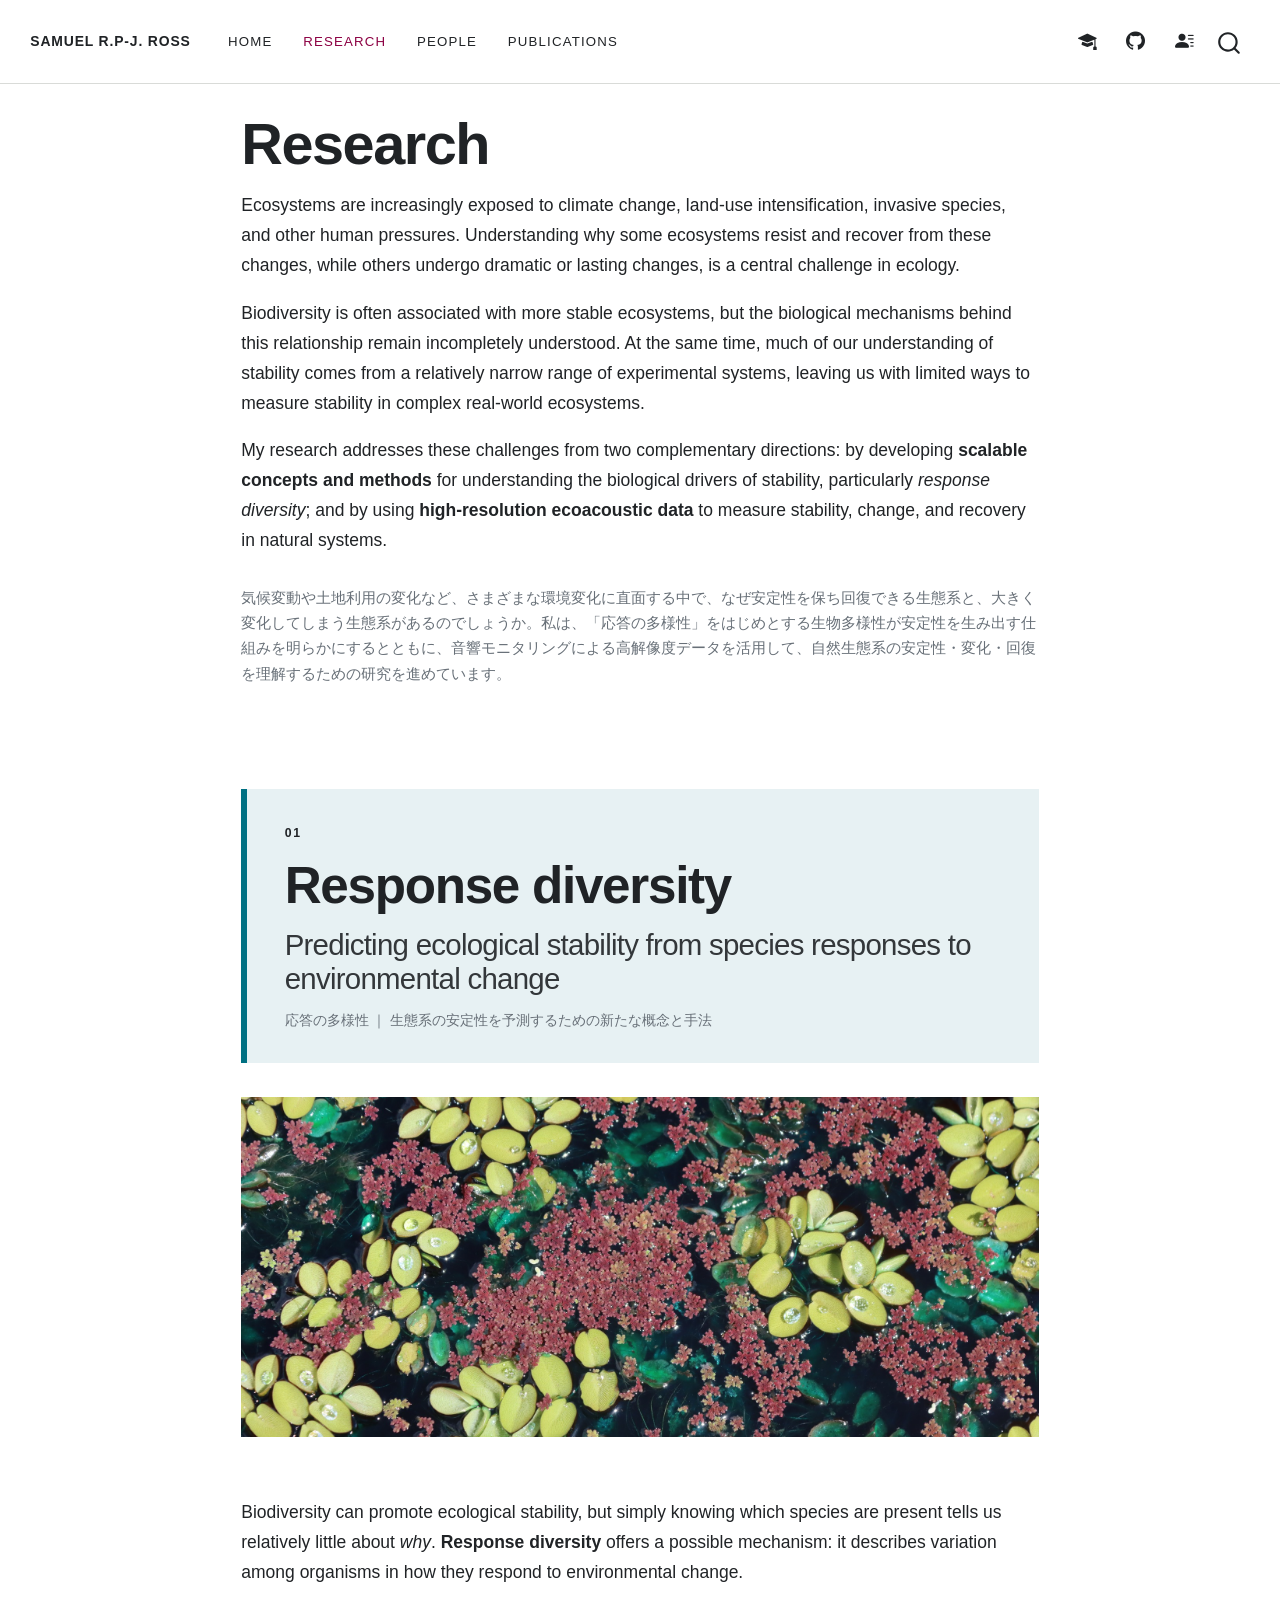
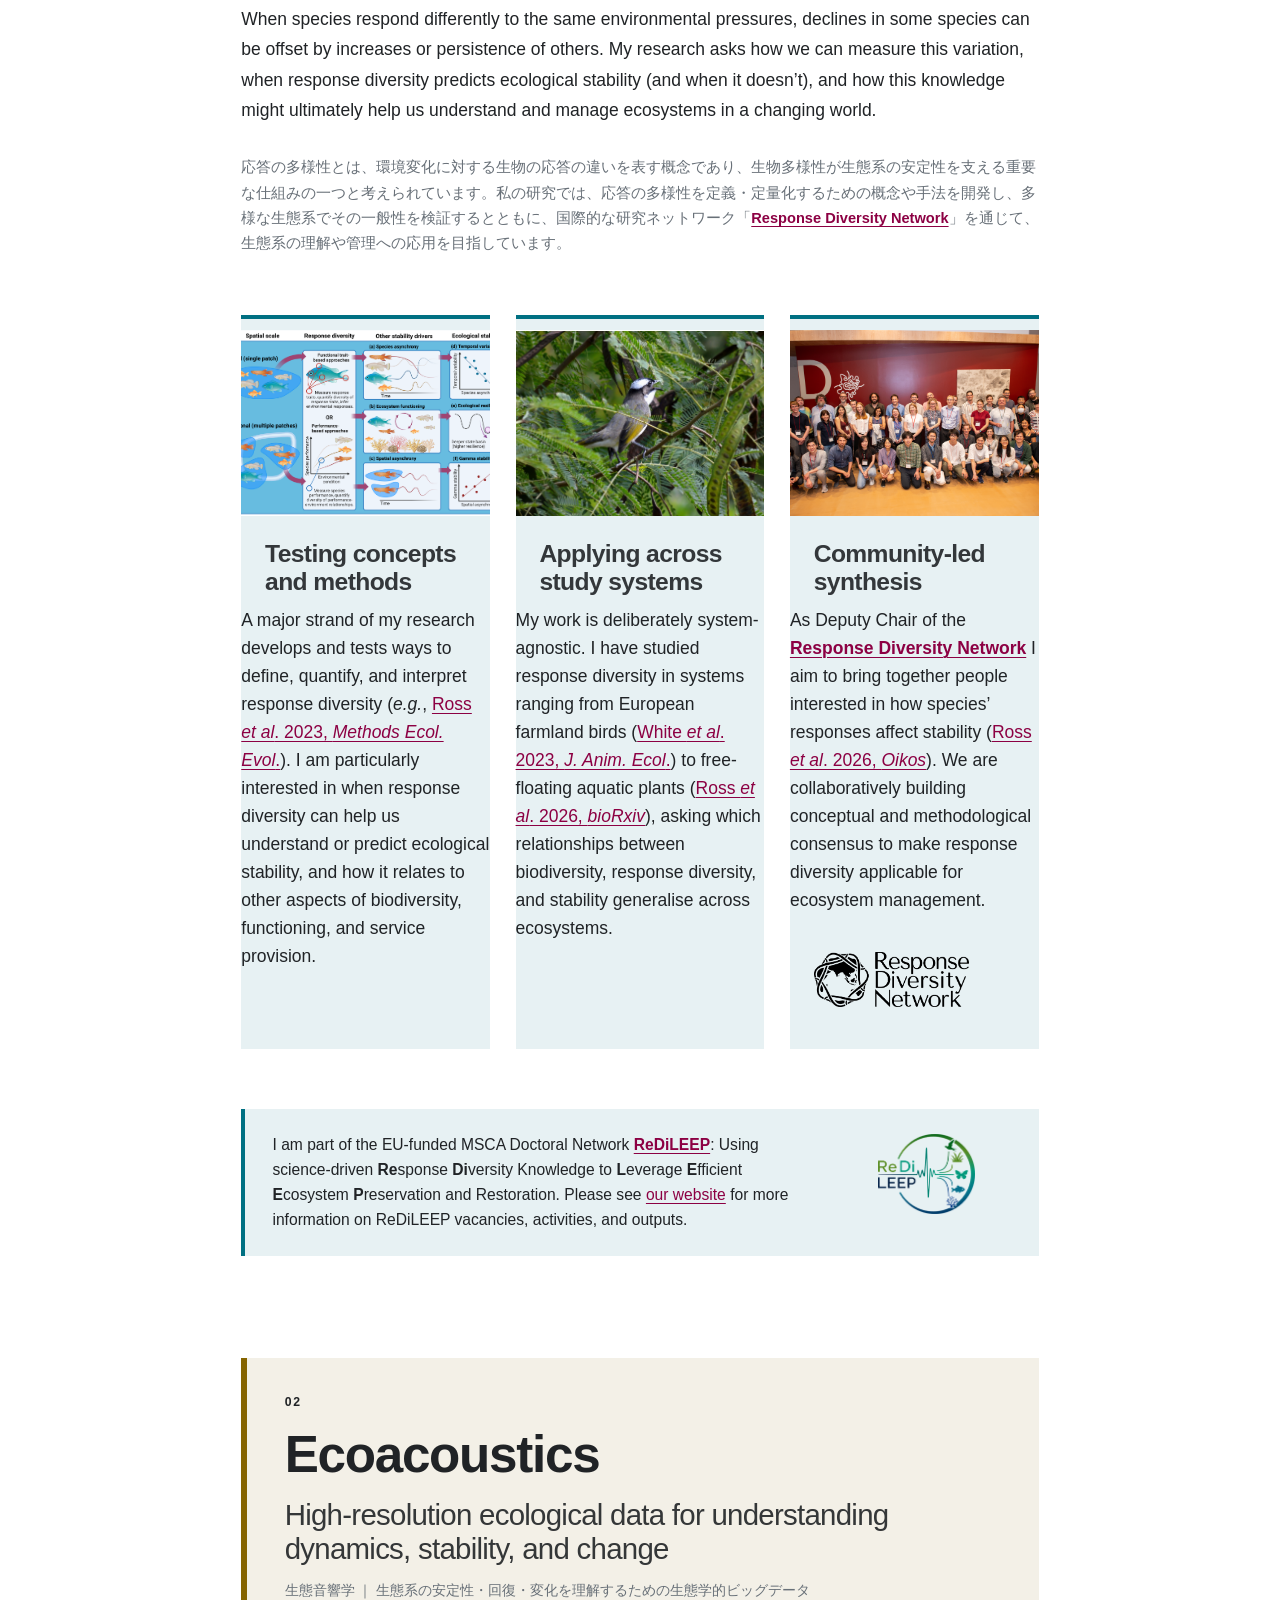
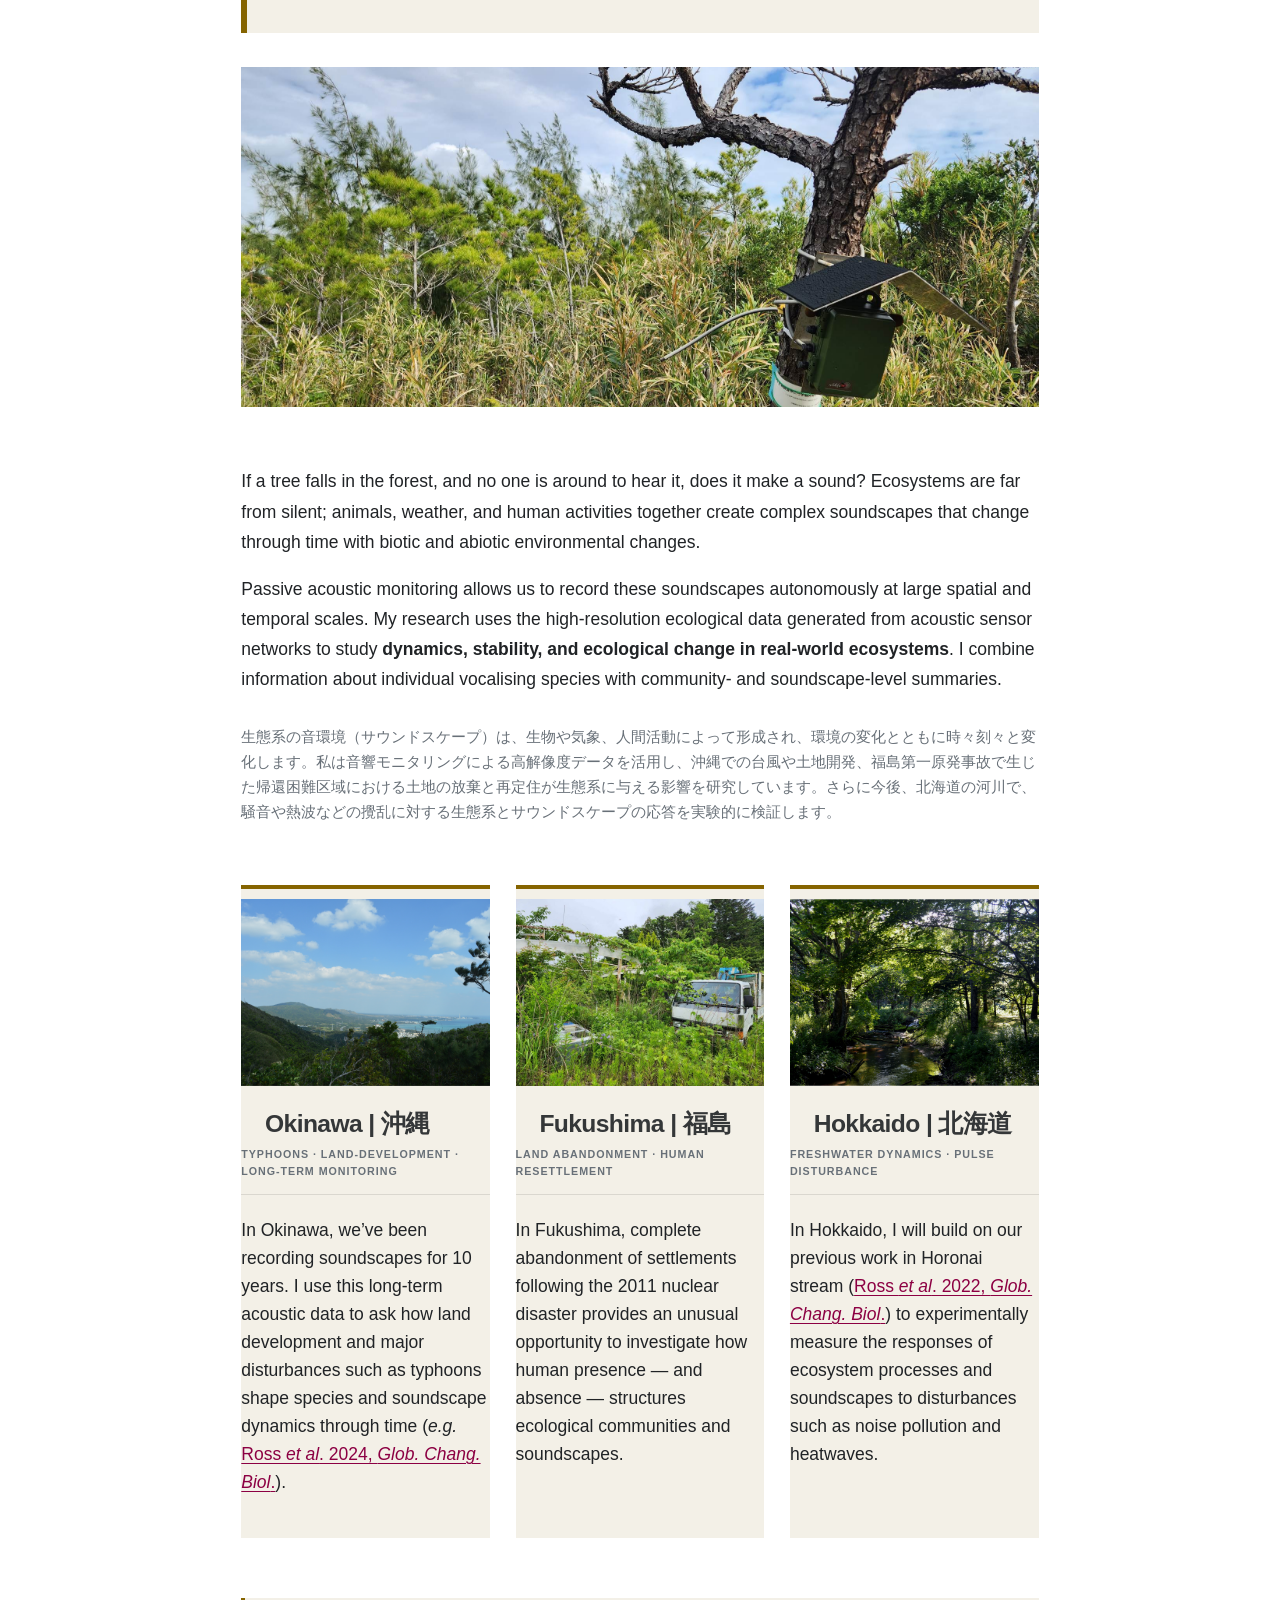
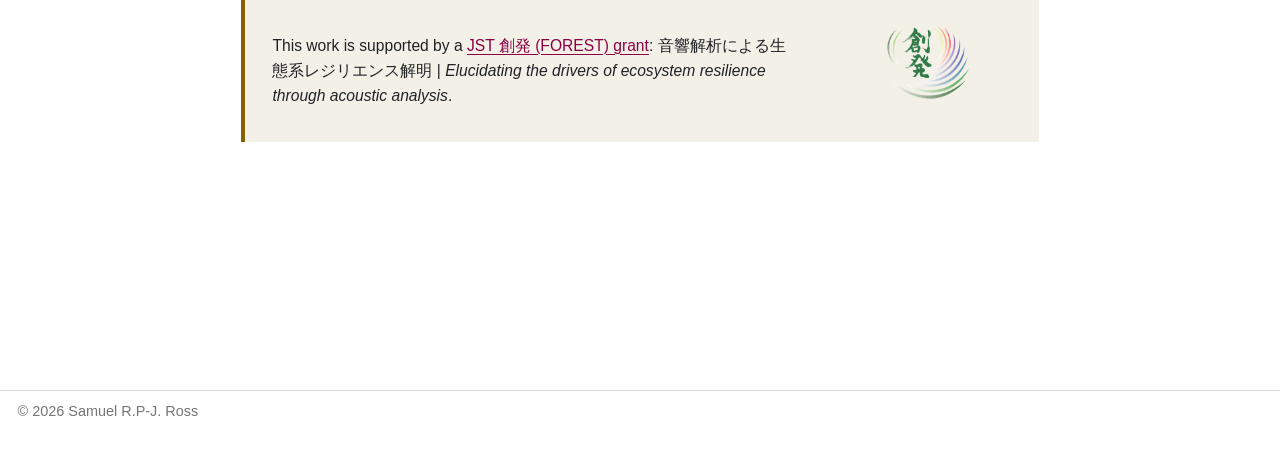
<file: research.html>
<!DOCTYPE html>
<html xmlns="http://www.w3.org/1999/xhtml" lang="en" xml:lang="en"><head>

<meta charset="utf-8">
<meta name="generator" content="quarto-1.11.9">

<meta name="viewport" content="width=device-width, initial-scale=1.0, user-scalable=yes">


<title>Research – Samuel R.P-J. Ross</title>
<style>
/* Default styles provided by pandoc.
** See https://pandoc.org/MANUAL.html#variables-for-html for config info.
*/
span.smallcaps{font-variant: small-caps;}
div.columns{display: flex; gap: 1.5em;}
div.column{flex: auto;}
@media screen {
div.columns{gap: min(4vw, 1.5em);}
div.column{overflow-x: auto;}
}
div.hanging-indent{margin-left: 1.5em; text-indent: -1.5em;}
ul.task-list{list-style: none;}
ul.task-list li input[type="checkbox"] {
  width: 0.8em;
  margin: 0 0.8em 0.2em -1em; /* quarto-specific, see https://github.com/quarto-dev/quarto-cli/issues/4556 */ 
  vertical-align: middle;
}
</style>


<script src="site_libs/quarto-nav/quarto-nav.js"></script>
<script src="site_libs/clipboard/clipboard.min.js"></script>
<script src="site_libs/quarto-search/autocomplete.umd.js"></script>
<script src="site_libs/quarto-search/fuse.min.js"></script>
<script src="site_libs/quarto-search/quarto-search.js"></script>
<meta name="quarto:offset" content="./">
<link href="./assets/images/favicon.svg" rel="icon" type="image/svg+xml">
<script src="site_libs/quarto-html/quarto.js" type="module"></script>
<script src="site_libs/quarto-html/tabsets/tabsets.js" type="module"></script>
<script src="site_libs/quarto-html/scrollable-regions/scrollable-regions.js" type="module"></script>
<script src="site_libs/quarto-html/popper.min.js"></script>
<script src="site_libs/quarto-html/tippy.umd.min.js"></script>
<script src="site_libs/quarto-html/anchor.min.js"></script>
<link href="site_libs/quarto-html/tippy.css" rel="stylesheet">
<link href="site_libs/quarto-html/quarto-syntax-highlighting-63b5708e65d6cd79cd7618c58d0c21e7.css" rel="stylesheet" id="quarto-text-highlighting-styles">
<script src="site_libs/bootstrap/bootstrap.min.js"></script>
<link href="site_libs/bootstrap/bootstrap-icons.css" rel="stylesheet">
<link href="site_libs/bootstrap/bootstrap-5b4c7a384dc5ce977c1af220a071cccf.min.css" rel="stylesheet" append-hash="true" id="quarto-bootstrap" data-mode="light">
<script id="quarto-search-options" type="application/json">{
  "location": "navbar",
  "copy-button": false,
  "collapse-after": 3,
  "panel-placement": "end",
  "type": "overlay",
  "limit": 50,
  "keyboard-shortcut": [
    "f",
    "/",
    "s"
  ],
  "show-item-context": false,
  "language": {
    "search-no-results-text": "No results",
    "search-matching-documents-text": "matching documents",
    "search-copy-link-title": "Copy link to search",
    "search-hide-matches-text": "Hide additional matches",
    "search-more-match-text": "more match in this document",
    "search-more-matches-text": "more matches in this document",
    "search-clear-button-title": "Clear",
    "search-text-placeholder": "",
    "search-detached-cancel-button-title": "Cancel",
    "search-submit-button-title": "Submit",
    "search-label": "Search"
  }
}</script>
<style>html{ scroll-behavior: smooth; }</style>
<meta name="author" content="Samuel R.P-J. Ross">
<meta name="keywords" content="ecology, ecological stability, resilience, response diversity, ecoacoustics, Kyoto University">
<meta property="og:type" content="website">
<meta property="og:title" content="Samuel R.P-J. Ross">
<meta property="og:description" content="Ecologist studying ecological stability, resilience, response diversity, and ecoacoustics.">
<meta property="og:url" content="https://samuelrpjross.com">
<meta name="twitter:card" content="summary_large_image">


</head>

<body class="nav-fixed fullcontent quarto-light"><a id="quarto-skip-link" class="visually-hidden-focusable" href="#quarto-document-content">Skip to main content</a>

<div id="quarto-search-results"></div>
  <header id="quarto-header" class="headroom fixed-top">
    <nav class="navbar navbar-expand-lg " data-bs-theme="dark" aria-label="Site">
      <div class="navbar-container container-fluid">
      <div class="navbar-brand-container mx-auto">
    <a class="navbar-brand" href="./index.html">
    <span class="navbar-title">SAMUEL R.P-J. ROSS</span>
    </a>
  </div>
          <button class="navbar-toggler" type="button" data-bs-toggle="collapse" data-bs-target="#navbarCollapse" aria-controls="navbarCollapse" aria-expanded="false" aria-label="Toggle navigation" onclick="if (window.quartoToggleHeadroom) { window.quartoToggleHeadroom(); }">
  <span class="navbar-toggler-icon"></span>
</button>
          <div class="collapse navbar-collapse" id="navbarCollapse">
            <ul class="navbar-nav navbar-nav-scroll me-auto">
  <li class="nav-item">
    <a class="nav-link" href="./index.html"> 
<span class="menu-text">Home</span></a>
  </li>  
  <li class="nav-item">
    <a class="nav-link active" href="./research.html" aria-current="page"> 
<span class="menu-text">Research</span></a>
  </li>  
  <li class="nav-item">
    <a class="nav-link" href="./people.html"> 
<span class="menu-text">People</span></a>
  </li>  
  <li class="nav-item">
    <a class="nav-link" href="./publications.html"> 
<span class="menu-text">Publications</span></a>
  </li>  
</ul>
            <ul class="navbar-nav navbar-nav-scroll ms-auto">
  <li class="nav-item compact">
    <a class="nav-link" href="https://orcid.org/0000-0001-9402-9119"> <i class="bi bi-orcid" role="img" aria-label="ORCID">
</i> 
<span class="menu-text"></span></a>
  </li>  
  <li class="nav-item compact">
    <a class="nav-link" href="https://scholar.google.co.uk/citations?user=R3aMfY0AAAAJ&amp;hl=en"> <i class="bi bi-mortarboard-fill" role="img" aria-label="Google Scholar">
</i> 
<span class="menu-text"></span></a>
  </li>  
  <li class="nav-item compact">
    <a class="nav-link" href="https://github.com/SamRPJRoss"> <i class="bi bi-github" role="img" aria-label="GitHub">
</i> 
<span class="menu-text"></span></a>
  </li>  
  <li class="nav-item compact">
    <a class="nav-link" href="https://www.researchgate.net/profile/Samuel-Ross-4"> <i class="bi bi-person-lines-fill" role="img" aria-label="ResearchGate">
</i> 
<span class="menu-text"></span></a>
  </li>  
</ul>
          </div> <!-- /navcollapse -->
            <div class="quarto-navbar-tools">
</div>
            <div id="quarto-search" class="" title="Search"></div>
      </div> <!-- /container-fluid -->
    </nav>
</header>
<!-- content -->
<div id="quarto-content" class="quarto-container page-columns page-rows-contents page-layout-article page-navbar">
<!-- sidebar -->
<!-- margin-sidebar -->
    
<!-- main -->
<main class="content" id="quarto-document-content" tabindex="-1">

<header id="title-block-header" class="quarto-title-block default">
<div class="quarto-title">
<h1 class="title">Research</h1>
</div>



<div class="quarto-title-meta">

    
  
    
  </div>
  


</header>


<div class="research-opening">
<p>Ecosystems are increasingly exposed to climate change, land-use intensification, invasive species, and other human pressures. Understanding why some ecosystems resist and recover from these changes, while others undergo dramatic or lasting changes, is a central challenge in ecology.</p>
<p>Biodiversity is often associated with more stable ecosystems, but the biological mechanisms behind this relationship remain incompletely understood. At the same time, much of our understanding of stability comes from a relatively narrow range of experimental systems, leaving us with limited ways to measure stability in complex real-world ecosystems.</p>
<p>My research addresses these challenges from two complementary directions: by developing <strong>scalable concepts and methods</strong> for understanding the biological drivers of stability, particularly <em>response diversity</em>; and by using <strong>high-resolution ecoacoustic data</strong> to measure stability, change, and recovery in natural systems.</p>
<p class="jp-summary">
気候変動や土地利用の変化など、さまざまな環境変化に直面する中で、なぜ安定性を保ち回復できる生態系と、大きく変化してしまう生態系があるのでしょうか。私は、「応答の多様性」をはじめとする生物多様性が安定性を生み出す仕組みを明らかにするとともに、音響モニタリングによる高解像度データを活用して、自然生態系の安定性・変化・回復を理解するための研究を進めています。
</p>
</div>
<!-- ======================================================
     RESPONSE DIVERSITY
     ====================================================== -->
<div class="research-identity rd-identity">
<div class="identity-number">
01
</div>
<section id="response-diversity" class="level2">
<h2 class="anchored" data-anchor-id="response-diversity">Response diversity</h2>
<section id="predicting-ecological-stability-from-species-responses-to-environmental-change" class="level3">
<h3 class="anchored" data-anchor-id="predicting-ecological-stability-from-species-responses-to-environmental-change">Predicting ecological stability from species responses to environmental change</h3>
<p class="jp-subtitle">
応答の多様性 ｜ 生態系の安定性を予測するための新たな概念と手法
</p>
</section>
</section>
</div>
<div class="research-feature">
<p><img class="research-feature-image" src="assets/images/research/response-diversity.jpg" alt="Response diversity research"></p>
</div>
<div class="research-section-intro">
<p>Biodiversity can promote ecological stability, but simply knowing which species are present tells us relatively little about <em>why</em>. <strong>Response diversity</strong> offers a possible mechanism: it describes variation among organisms in how they respond to environmental change.</p>
<p>When species respond differently to the same environmental pressures, declines in some species can be offset by increases or persistence of others. My research asks how we can measure this variation, when response diversity predicts ecological stability (and when it doesn’t), and how this knowledge might ultimately help us understand and manage ecosystems in a changing world.</p>
<p class="jp-summary">
応答の多様性とは、環境変化に対する生物の応答の違いを表す概念であり、生物多様性が生態系の安定性を支える重要な仕組みの一つと考えられています。私の研究では、応答の多様性を定義・定量化するための概念や手法を開発し、多様な生態系でその一般性を検証するとともに、国際的な研究ネットワーク「<a href="https://responsediversitynetwork.github.io/RDN-website/"><strong>Response Diversity Network</strong></a>」を通じて、生態系の理解や管理への応用を目指しています。
</p>
</div>
<div class="research-strands rd-strands">
<div class="research-strand">
<p><img class="strand-image" src="assets/images/research/rd-methods.png" alt="Research on concepts and methods for measuring response diversity"></p>
<section id="testing-concepts-and-methods" class="level3">
<h3 class="anchored" data-anchor-id="testing-concepts-and-methods">Testing concepts and methods</h3>
<p>A major strand of my research develops and tests ways to define, quantify, and interpret response diversity (<em>e.g.</em>, <a href="https://doi.org/10.1111/2041-210X.14087">Ross <em>et al</em>. 2023, <em>Methods Ecol. Evol</em>.</a>). I am particularly interested in when response diversity can help us understand or predict ecological stability, and how it relates to other aspects of biodiversity, functioning, and service provision.</p>
</section>
</div>
<div class="research-strand">
<p><img class="strand-image" src="assets/images/research/rd-systems.jpg" alt="Response diversity research across ecological systems"></p>
<section id="applying-across-study-systems" class="level3">
<h3 class="anchored" data-anchor-id="applying-across-study-systems">Applying across study systems</h3>
<p>My work is deliberately system-agnostic. I have studied response diversity in systems ranging from European farmland birds (<a href="https://doi.org/10.1111/1365-2656.14010">White <em>et al</em>. 2023, <em>J. Anim. Ecol</em>.</a>) to free-floating aquatic plants (<a href="https://doi.org/10.64898/2026.06.10.731482">Ross <em>et al</em>. 2026, <em>bioRxiv</em></a>), asking which relationships between biodiversity, response diversity, and stability generalise across ecosystems.</p>
</section>
</div>
<div class="research-strand">
<p><img class="strand-image" src="assets/images/research/rd-network.jpg" alt="Response Diversity Network"></p>
<section id="community-led-synthesis" class="level3">
<h3 class="anchored" data-anchor-id="community-led-synthesis">Community-led synthesis</h3>
<p>As Deputy Chair of the <a href="https://responsediversitynetwork.github.io/RDN-website/"><strong>Response Diversity Network</strong></a> I aim to bring together people interested in how species’ responses affect stability (<a href="https://doi.org/10.1002/oik.11358">Ross <em>et al</em>. 2026, <em>Oikos</em></a>). We are collaboratively building conceptual and methodological consensus to make response diversity applicable for ecosystem management.</p>
<p><a class="rdn-card-logo" href="https://responsediversitynetwork.github.io/RDN-website/" aria-label="Visit the Response Diversity Network website"> <img src="assets/images/research/rdn-logo.png" alt="Response Diversity Network"> </a></p>
</section>
</div>
</div>
<div class="research-support rd-support">
<div class="research-support-text">
<p>I am part of the EU-funded MSCA Doctoral Network <a href="https://redileep.eu/"><strong>ReDiLEEP</strong></a>: Using science-driven <strong>Re</strong>sponse <strong>Di</strong>versity Knowledge to <strong>L</strong>everage <strong>E</strong>fficient <strong>E</strong>cosystem <strong>P</strong>reservation and Restoration. Please see <a href="https://redileep.eu/">our website</a> for more information on ReDiLEEP vacancies, activities, and outputs.</p>
</div>
<div class="research-support-logo">
<p><a href="https://redileep.eu/" aria-label="Visit the ReDiLEEP website"> <img src="assets/images/research/redileep-logo.png" alt="ReDiLEEP"> </a></p>
</div>
</div>
<!-- ======================================================
     ECOACOUSTICS
     ====================================================== -->
<div class="research-identity acoustic-identity">
<div class="identity-number">
02
</div>
<section id="ecoacoustics" class="level2">
<h2 class="anchored" data-anchor-id="ecoacoustics">Ecoacoustics</h2>
<section id="high-resolution-ecological-data-for-understanding-dynamics-stability-and-change" class="level3">
<h3 class="anchored" data-anchor-id="high-resolution-ecological-data-for-understanding-dynamics-stability-and-change">High-resolution ecological data for understanding dynamics, stability, and change</h3>
<p class="jp-subtitle">
生態音響学 ｜ 生態系の安定性・回復・変化を理解するための生態学的ビッグデータ
</p>
</section>
</section>
</div>
<div class="research-feature">
<p><img class="research-feature-image" src="assets/images/research/ecoacoustics.jpg" alt="Ecoacoustic field research"></p>
</div>
<div class="research-section-intro">
<p>If a tree falls in the forest, and no one is around to hear it, does it make a sound? Ecosystems are far from silent; animals, weather, and human activities together create complex soundscapes that change through time with biotic and abiotic environmental changes.</p>
<p>Passive acoustic monitoring allows us to record these soundscapes autonomously at large spatial and temporal scales. My research uses the high-resolution ecological data generated from acoustic sensor networks to study <strong>dynamics, stability, and ecological change in real-world ecosystems</strong>. I combine information about individual vocalising species with community- and soundscape-level summaries.</p>
<p class="jp-summary">
生態系の音環境（サウンドスケープ）は、生物や気象、人間活動によって形成され、環境の変化とともに時々刻々と変化します。私は音響モニタリングによる高解像度データを活用し、沖縄での台風や土地開発、福島第一原発事故で生じた帰還困難区域における土地の放棄と再定住が生態系に与える影響を研究しています。さらに今後、北海道の河川で、騒音や熱波などの攪乱に対する生態系とサウンドスケープの応答を実験的に検証します。
</p>
</div>
<div class="research-strands acoustic-strands">
<div class="research-strand">
<p><img class="strand-image" src="assets/images/research/okinawa.jpg" alt="Field research in Okinawa"></p>
<section id="okinawa-沖縄" class="level3">
<h3 class="anchored" data-anchor-id="okinawa-沖縄">Okinawa | 沖縄</h3>
<p class="strand-meta">
TYPHOONS · LAND-DEVELOPMENT · LONG-TERM MONITORING
</p>
<p>In Okinawa, we’ve been recording soundscapes for 10 years. I use this long-term acoustic data to ask how land development and major disturbances such as typhoons shape species and soundscape dynamics through time (<em>e.g.</em> <a href="https://doi.org/10.1111/gcb.17067">Ross <em>et al</em>. 2024, <em>Glob. Chang. Biol</em>.</a>).</p>
</section>
</div>
<div class="research-strand">
<p><img class="strand-image" src="assets/images/research/fukushima.jpg" alt="Field research in Fukushima"></p>
<section id="fukushima-福島" class="level3">
<h3 class="anchored" data-anchor-id="fukushima-福島">Fukushima | 福島</h3>
<p class="strand-meta">
LAND ABANDONMENT · HUMAN RESETTLEMENT
</p>
<p>In Fukushima, complete abandonment of settlements following the 2011 nuclear disaster provides an unusual opportunity to investigate how human presence — and absence — structures ecological communities and soundscapes.</p>
</section>
</div>
<div class="research-strand">
<p><img class="strand-image" src="assets/images/research/hokkaido.jpg" alt="Freshwater field research in Hokkaido"></p>
<section id="hokkaido-北海道" class="level3">
<h3 class="anchored" data-anchor-id="hokkaido-北海道">Hokkaido | 北海道</h3>
<p class="strand-meta">
FRESHWATER DYNAMICS · PULSE DISTURBANCE
</p>
<p>In Hokkaido, I will build on our previous work in Horonai stream (<a href="https://doi.org/10.1111/gcb.15956">Ross <em>et al</em>. 2022, <em>Glob. Chang. Biol</em>.</a>) to experimentally measure the responses of ecosystem processes and soundscapes to disturbances such as noise pollution and heatwaves.</p>
</section>
</div>
</div>
<div class="research-support acoustic-support">
<div class="research-support-text">
<p>This work is supported by a <a href="https://www.jst.go.jp/souhatsu/research/panel_oki.html">JST 創発 (FOREST) grant</a>: ⾳響解析による⽣態系レジリエンス解明 | <em>Elucidating the drivers of ecosystem resilience through acoustic analysis</em>.</p>
</div>
<div class="research-support-logo">
<p><a href="https://www.jst.go.jp/souhatsu/research/panel_oki.html" aria-label="Visit the JST FOREST project page"> <img src="assets/images/research/sohatsu-logo.png" alt="JST FOREST"> </a></p>
</div>


</div>

</main> <!-- /main -->
<script id="quarto-html-after-body" type="application/javascript">
  window.document.addEventListener("DOMContentLoaded", function (event) {
    const icon = "";
    const anchorJS = new window.AnchorJS();
    anchorJS.options = {
      placement: 'right',
      icon: icon
    };
    anchorJS.add('.anchored');
    const isCodeAnnotation = (el) => {
      for (const clz of el.classList) {
        if (clz.startsWith('code-annotation-')) {                     
          return true;
        }
      }
      return false;
    }
    const onCopySuccess = function(e) {
      // button target
      const button = e.trigger;
      // don't keep focus
      button.blur();
      // flash "checked"
      button.classList.add('code-copy-button-checked');
      var currentTitle = button.getAttribute("title");
      button.setAttribute("title", "Copied!");
      let tooltip;
      if (window.bootstrap) {
        button.setAttribute("data-bs-toggle", "tooltip");
        button.setAttribute("data-bs-placement", "left");
        button.setAttribute("data-bs-title", "Copied!");
        tooltip = new bootstrap.Tooltip(button, 
          { trigger: "manual", 
            customClass: "code-copy-button-tooltip",
            offset: [0, -8]});
        tooltip.show();    
      }
      setTimeout(function() {
        if (tooltip) {
          tooltip.hide();
          button.removeAttribute("data-bs-title");
          button.removeAttribute("data-bs-toggle");
          button.removeAttribute("data-bs-placement");
        }
        button.setAttribute("title", currentTitle);
        button.classList.remove('code-copy-button-checked');
      }, 1000);
      // clear code selection
      e.clearSelection();
    }
    const getTextToCopy = function(trigger) {
      const outerScaffold = trigger.parentElement.cloneNode(true);
      const codeEl = outerScaffold.querySelector('code');
      for (const childEl of codeEl.children) {
        if (isCodeAnnotation(childEl)) {
          childEl.remove();
        }
      }
      return codeEl.innerText;
    }
    const clipboard = new window.ClipboardJS('.code-copy-button:not([data-in-quarto-modal])', {
      text: getTextToCopy
    });
    clipboard.on('success', onCopySuccess);
    if (window.document.getElementById('quarto-embedded-source-code-modal')) {
      const clipboardModal = new window.ClipboardJS('.code-copy-button[data-in-quarto-modal]', {
        text: getTextToCopy,
        container: window.document.getElementById('quarto-embedded-source-code-modal')
      });
      clipboardModal.on('success', onCopySuccess);
    }
      var localhostRegex = new RegExp(/^(?:http|https):\/\/localhost\:?[0-9]*\//);
      var mailtoRegex = new RegExp(/^mailto:/);
        var filterRegex = new RegExp("https:\/\/samuelrpjross\.com");
      const newWindowLabel = "(opens in a new tab)";
      const newWindowNoteId = "quarto-ext-newwindow-label";
      // Links reference one hidden label through aria-describedby, so the
      // announcement never changes their accessible name.
      var describeNewWindow = (link) => {
        if (!window.document.getElementById(newWindowNoteId)) {
          var newWindowNote = window.document.createElement("span");
          newWindowNote.id = newWindowNoteId;
          newWindowNote.hidden = true;
          newWindowNote.textContent = newWindowLabel;
          window.document.body.appendChild(newWindowNote);
        }
        var describedBy = (link.getAttribute("aria-describedby") || "").split(/\s+/).filter(Boolean);
        if (!describedBy.includes(newWindowNoteId)) {
          describedBy.push(newWindowNoteId);
          link.setAttribute("aria-describedby", describedBy.join(" "));
        }
      }
      var isInternal = (href) => {
          return filterRegex.test(href) || localhostRegex.test(href) || mailtoRegex.test(href);
      }
      // Inspect non-navigation links and adorn them if external
      window.quartoDecorateExternalLinks = function (root) {
     var links = (root || window.document).querySelectorAll('a[href]:not(.nav-link):not(.navbar-brand):not(.toc-action):not(.sidebar-link):not(.sidebar-item-toggle):not(.pagination-link):not(.no-external):not([aria-hidden]):not(.dropdown-item):not(.quarto-navigation-tool):not(.about-link)');
      for (var i=0; i<links.length; i++) {
        const link = links[i];
        if (!isInternal(link.href)) {
          // undo the damage that might have been done by quarto-nav.js in the case of
          // links that we want to consider external
          if (link.dataset.originalHref !== undefined) {
            link.href = link.dataset.originalHref;
          }
            // target, if specified
            link.setAttribute("target", "_blank");
            if (link.getAttribute("rel") === null) {
              link.setAttribute("rel", "noopener");
            }
            describeNewWindow(link);
          if (!link.classList.contains('no-external-icon')) {
          }
        }
      }
      };
      window.quartoDecorateExternalLinks(window.document);
    // Esc closes the popup (WCAG 1.4.13) and focus leaving both trigger and
    // popup closes it (WCAG 2.4.11); tippy handles neither for interactive popups.
    const hideOnEscAndFocusOut = {
      name: 'hideOnEscAndFocusOut',
      defaultValue: true,
      fn(instance) {
        const dismiss = () => {
          // A show scheduled by the trigger delay would otherwise reopen it
          instance.clearDelayTimeouts();
          instance.hide();
        };
        const onKeyDown = (event) => {
          if (event.key !== 'Escape') {
            return;
          }
          // Keep Esc from also reaching page handlers (e.g. reveal.js overview),
          // except an open reveal.js slide menu, which Esc should close too.
          // The menu handles keys only when its keyboard option is on.
          const menuHandlesEsc = window.Reveal?.getPlugin?.('menu')?.isOpen() &&
            window.Reveal.getConfig().menu?.keyboard !== false;
          if (!menuHandlesEsc) {
            event.stopPropagation();
          }
          if (instance.popper.contains(window.document.activeElement)) {
            // Disabled while refocusing so the focus trigger does not reopen it
            instance.disable();
            instance.reference.focus();
            instance.enable();
          }
          dismiss();
        };
        const onFocusOut = (event) => {
          const target = event.relatedTarget;
          if (target && !instance.reference.contains(target) &&
              !instance.popper.contains(target)) {
            dismiss();
          }
        };
        // On the trigger too: a click trigger (code-annotations: select) has no
        // blur handling. Attached for the instance's lifetime so leaving the
        // trigger also cancels a show still pending on the trigger delay.
        instance.reference.addEventListener('focusout', onFocusOut);
        return {
          onShow() {
            window.document.addEventListener('keydown', onKeyDown, true);
            instance.popper.addEventListener('focusout', onFocusOut);
          },
          onHide() {
            window.document.removeEventListener('keydown', onKeyDown, true);
            instance.popper.removeEventListener('focusout', onFocusOut);
          },
          onDestroy() {
            instance.reference.removeEventListener('focusout', onFocusOut);
          },
        };
      },
    };
    function tippyHover(el, contentFn, onTriggerFn, onUntriggerFn) {
      const config = {
        allowHTML: true,
        maxWidth: 500,
        delay: 100,
        arrow: false,
        appendTo: function(el) {
            return el.parentElement;
        },
        interactive: true,
        interactiveBorder: 10,
        theme: 'quarto',
        placement: 'bottom-start',
        plugins: [hideOnEscAndFocusOut],
      };
      if (contentFn) {
        config.content = contentFn;
      }
      if (onTriggerFn) {
        config.onTrigger = onTriggerFn;
      }
      if (onUntriggerFn) {
        config.onUntrigger = onUntriggerFn;
      }
      window.tippy(el, config); 
    }
    const noterefs = window.document.querySelectorAll('a[role="doc-noteref"]');
    for (var i=0; i<noterefs.length; i++) {
      const ref = noterefs[i];
      tippyHover(ref, function() {
        // use id or data attribute instead here
        let href = ref.getAttribute('data-footnote-href') || ref.getAttribute('href');
        try { href = new URL(href).hash; } catch {}
        const id = href.replace(/^#\/?/, "");
        const note = window.document.getElementById(id);
        if (note) {
          return note.innerHTML;
        } else {
          return "";
        }
      });
    }
    const xrefs = window.document.querySelectorAll('a.quarto-xref');
    const processXRef = (id, note) => {
      // Strip column container classes
      const stripColumnClz = (el) => {
        el.classList.remove("page-full", "page-columns");
        if (el.children) {
          for (const child of el.children) {
            stripColumnClz(child);
          }
        }
      }
      stripColumnClz(note)
      if (id === null || id.startsWith('sec-')) {
        // Special case sections, only their first couple elements
        const container = document.createElement("div");
        if (note.children && note.children.length > 2) {
          container.appendChild(note.children[0].cloneNode(true));
          for (let i = 1; i < note.children.length; i++) {
            const child = note.children[i];
            if (child.tagName === "P" && child.innerText === "") {
              continue;
            } else {
              container.appendChild(child.cloneNode(true));
              break;
            }
          }
          if (window.Quarto?.typesetMath) {
            window.Quarto.typesetMath(container);
          }
          return container.innerHTML
        } else {
          if (window.Quarto?.typesetMath) {
            window.Quarto.typesetMath(note);
          }
          return note.innerHTML;
        }
      } else {
        // Remove any anchor links if they are present
        const anchorLink = note.querySelector('a.anchorjs-link');
        if (anchorLink) {
          anchorLink.remove();
        }
        if (window.Quarto?.typesetMath) {
          window.Quarto.typesetMath(note);
        }
        if (note.classList.contains("callout")) {
          return note.outerHTML;
        } else {
          return note.innerHTML;
        }
      }
    }
    for (var i=0; i<xrefs.length; i++) {
      const xref = xrefs[i];
      tippyHover(xref, undefined, function(instance) {
        instance.disable();
        let url = xref.getAttribute('href');
        let hash = undefined; 
        if (url.startsWith('#')) {
          hash = url;
        } else {
          try { hash = new URL(url).hash; } catch {}
        }
        if (hash) {
          const id = hash.replace(/^#\/?/, "");
          const note = window.document.getElementById(id);
          if (note !== null) {
            try {
              const html = processXRef(id, note.cloneNode(true));
              instance.setContent(html);
            } finally {
              instance.enable();
              instance.show();
            }
          } else {
            // See if we can fetch this
            fetch(url.split('#')[0])
            .then(res => res.text())
            .then(html => {
              const parser = new DOMParser();
              const htmlDoc = parser.parseFromString(html, "text/html");
              const note = htmlDoc.getElementById(id);
              if (note !== null) {
                const html = processXRef(id, note);
                instance.setContent(html);
              } 
            }).finally(() => {
              instance.enable();
              instance.show();
            });
          }
        } else {
          // See if we can fetch a full url (with no hash to target)
          // This is a special case and we should probably do some content thinning / targeting
          fetch(url)
          .then(res => res.text())
          .then(html => {
            const parser = new DOMParser();
            const htmlDoc = parser.parseFromString(html, "text/html");
            const note = htmlDoc.querySelector('main.content');
            if (note !== null) {
              // This should only happen for chapter cross references
              // (since there is no id in the URL)
              // remove the first header
              if (note.children.length > 0 && note.children[0].tagName === "HEADER") {
                note.children[0].remove();
              }
              const html = processXRef(null, note);
              instance.setContent(html);
            } 
          }).finally(() => {
            instance.enable();
            instance.show();
          });
        }
      }, function(instance) {
      });
    }
        let selectedAnnoteEl;
        const selectorForAnnotation = ( cell, annotation) => {
          let cellAttr = 'data-code-cell="' + cell + '"';
          let lineAttr = 'data-code-annotation="' +  annotation + '"';
          const selector = 'span[' + cellAttr + '][' + lineAttr + ']';
          return selector;
        }
        const selectCodeLines = (annoteEl) => {
          const doc = window.document;
          const targetCell = annoteEl.getAttribute("data-target-cell");
          const targetAnnotation = annoteEl.getAttribute("data-target-annotation");
          const annoteSpan = window.document.querySelector(selectorForAnnotation(targetCell, targetAnnotation));
          const lines = annoteSpan.getAttribute("data-code-lines").split(",");
          const lineIds = lines.map((line) => {
            return targetCell + "-" + line;
          })
          // Each band is positioned against its own containing block, which is
          // not the offsetParent of the lines, so place it from client rects.
          const placeBand = (band, firstEl, lastEl, codeBlock) => {
            const container = band.offsetParent;
            if (container === null) {
              return;
            }
            const containerRect = container.getBoundingClientRect();
            // Reveal.js scales slides with a transform, so convert client
            // pixels back to the CSS pixels of the container.
            const scale = containerRect.height / container.offsetHeight || 1;
            const firstRect = firstEl.getBoundingClientRect();
            const lastRect = lastEl.getBoundingClientRect();
            const top = (firstRect.top - containerRect.top) / scale - container.clientTop + container.scrollTop;
            const height = (lastRect.bottom - firstRect.top) / scale;
            band.style.top = top - 2 + "px";
            band.style.height = height + 4 + "px";
            if (codeBlock) {
              // Without the copy button wrapper, the containing block is wider
              // than the code block, so span the code block explicitly.
              const blockRect = codeBlock.getBoundingClientRect();
              band.style.left = (blockRect.left - containerRect.left) / scale - container.clientLeft + container.scrollLeft + "px";
              band.style.width = blockRect.width / scale + "px";
            }
          };
          if (lineIds.length > 0) {
            const el = window.document.getElementById(lineIds[0]);
            const lastEl = window.document.getElementById(lineIds[lineIds.length - 1]);
            const parent = el.parentElement.parentElement;
            // cook up a div (if necessary) and position it
            let div = window.document.getElementById("code-annotation-line-highlight");
            if (div === null) {
              div = window.document.createElement("div");
              div.setAttribute("id", "code-annotation-line-highlight");
              div.style.position = 'absolute';
              parent.appendChild(div);
            }
            placeBand(div, el, lastEl, parent.closest("div.sourceCode") || parent);
            let gutterDiv = window.document.getElementById("code-annotation-line-highlight-gutter");
            if (gutterDiv === null) {
              gutterDiv = window.document.createElement("div");
              gutterDiv.setAttribute("id", "code-annotation-line-highlight-gutter");
              gutterDiv.style.position = 'absolute';
              const codeCell = window.document.getElementById(targetCell);
              const gutter = codeCell.querySelector('.code-annotation-gutter');
              gutter.appendChild(gutterDiv);
            }
            placeBand(gutterDiv, el, lastEl);
            selectedAnnoteEl = annoteEl;
          }
        };
        const unselectCodeLines = () => {
          const elementsIds = ["code-annotation-line-highlight", "code-annotation-line-highlight-gutter"];
          elementsIds.forEach((elId) => {
            const div = window.document.getElementById(elId);
            if (div) {
              div.remove();
            }
          });
          selectedAnnoteEl = undefined;
        };
          // Handle positioning of the toggle
      window.addEventListener(
        "resize",
        throttle(() => {
          elRect = undefined;
          if (selectedAnnoteEl) {
            selectCodeLines(selectedAnnoteEl);
          }
        }, 10)
      );
      function throttle(fn, ms) {
      let throttle = false;
      let timer;
        return (...args) => {
          if(!throttle) { // first call gets through
              fn.apply(this, args);
              throttle = true;
          } else { // all the others get throttled
              if(timer) clearTimeout(timer); // cancel #2
              timer = setTimeout(() => {
                fn.apply(this, args);
                timer = throttle = false;
              }, ms);
          }
        };
      }
        // Attach click handler to the DT
        const annoteDls = window.document.querySelectorAll('dt[data-target-cell]');
        for (const annoteDlNode of annoteDls) {
          annoteDlNode.addEventListener('click', (event) => {
            const clickedEl = event.target;
            if (clickedEl !== selectedAnnoteEl) {
              unselectCodeLines();
              const activeEl = window.document.querySelector('dt[data-target-cell].code-annotation-active');
              if (activeEl) {
                activeEl.classList.remove('code-annotation-active');
              }
              selectCodeLines(clickedEl);
              clickedEl.classList.add('code-annotation-active');
            } else {
              // Unselect the line
              unselectCodeLines();
              clickedEl.classList.remove('code-annotation-active');
            }
          });
        }
    const findCites = (el) => {
      const parentEl = el.parentElement;
      if (parentEl) {
        const cites = parentEl.dataset.cites;
        if (cites) {
          return {
            el,
            cites: cites.split(' ')
          };
        } else {
          return findCites(el.parentElement)
        }
      } else {
        return undefined;
      }
    };
    var bibliorefs = window.document.querySelectorAll('a[role="doc-biblioref"]');
    for (var i=0; i<bibliorefs.length; i++) {
      const ref = bibliorefs[i];
      const citeInfo = findCites(ref);
      if (citeInfo) {
        tippyHover(citeInfo.el, function() {
          var popup = window.document.createElement('div');
          citeInfo.cites.forEach(function(cite) {
            var citeDiv = window.document.createElement('div');
            citeDiv.classList.add('hanging-indent');
            citeDiv.classList.add('csl-entry');
            var biblioDiv = window.document.getElementById('ref-' + cite);
            if (biblioDiv) {
              citeDiv.innerHTML = biblioDiv.innerHTML;
            }
            popup.appendChild(citeDiv);
          });
          return popup.innerHTML;
        });
      }
    }
  });
  </script>
  <script type="application/javascript">
  window.quartoScrollableRegionsLabels = {"code":"Scrollable code","output":"Scrollable output"};
  </script>
</div> <!-- /content -->
<footer class="footer">
  <div class="nav-footer">
    <div class="nav-footer-left">
<p>© 2026 Samuel R.P-J. Ross</p>
</div>   
    <div class="nav-footer-center">
      &nbsp;
    </div>
    <div class="nav-footer-right">
      &nbsp;
    </div>
  </div>
</footer>




<script src="site_libs/quarto-html/zenscroll-min.js"></script>
</body></html>
</file>
<file: site_libs/quarto-html/tippy.css>
.tippy-box[data-animation=fade][data-state=hidden]{opacity:0}[data-tippy-root]{max-width:calc(100vw - 10px)}.tippy-box{position:relative;background-color:#333;color:#fff;border-radius:4px;font-size:14px;line-height:1.4;white-space:normal;outline:0;transition-property:transform,visibility,opacity}.tippy-box[data-placement^=top]>.tippy-arrow{bottom:0}.tippy-box[data-placement^=top]>.tippy-arrow:before{bottom:-7px;left:0;border-width:8px 8px 0;border-top-color:initial;transform-origin:center top}.tippy-box[data-placement^=bottom]>.tippy-arrow{top:0}.tippy-box[data-placement^=bottom]>.tippy-arrow:before{top:-7px;left:0;border-width:0 8px 8px;border-bottom-color:initial;transform-origin:center bottom}.tippy-box[data-placement^=left]>.tippy-arrow{right:0}.tippy-box[data-placement^=left]>.tippy-arrow:before{border-width:8px 0 8px 8px;border-left-color:initial;right:-7px;transform-origin:center left}.tippy-box[data-placement^=right]>.tippy-arrow{left:0}.tippy-box[data-placement^=right]>.tippy-arrow:before{left:-7px;border-width:8px 8px 8px 0;border-right-color:initial;transform-origin:center right}.tippy-box[data-inertia][data-state=visible]{transition-timing-function:cubic-bezier(.54,1.5,.38,1.11)}.tippy-arrow{width:16px;height:16px;color:#333}.tippy-arrow:before{content:"";position:absolute;border-color:transparent;border-style:solid}.tippy-content{position:relative;padding:5px 9px;z-index:1}
</file>
<file: site_libs/quarto-html/quarto-syntax-highlighting-63b5708e65d6cd79cd7618c58d0c21e7.css>
/* quarto syntax highlight colors */
:root {
  --quarto-hl-ot-color: #003B4F;
  --quarto-hl-at-color: #657422;
  --quarto-hl-ss-color: #20794D;
  --quarto-hl-an-color: #5E5E5E;
  --quarto-hl-fu-color: #4758AB;
  --quarto-hl-st-color: #20794D;
  --quarto-hl-cf-color: #003B4F;
  --quarto-hl-op-color: #5E5E5E;
  --quarto-hl-er-color: #AD0000;
  --quarto-hl-bn-color: #AD0000;
  --quarto-hl-al-color: #AD0000;
  --quarto-hl-va-color: #111111;
  --quarto-hl-bu-color: inherit;
  --quarto-hl-ex-color: inherit;
  --quarto-hl-pp-color: #AD0000;
  --quarto-hl-in-color: #5E5E5E;
  --quarto-hl-vs-color: #20794D;
  --quarto-hl-wa-color: #5E5E5E;
  --quarto-hl-do-color: #5E5E5E;
  --quarto-hl-im-color: #00769E;
  --quarto-hl-ch-color: #20794D;
  --quarto-hl-dt-color: #AD0000;
  --quarto-hl-fl-color: #AD0000;
  --quarto-hl-co-color: #5E5E5E;
  --quarto-hl-cv-color: #5E5E5E;
  --quarto-hl-cn-color: #8f5902;
  --quarto-hl-sc-color: #5E5E5E;
  --quarto-hl-dv-color: #AD0000;
  --quarto-hl-kw-color: #003B4F;
}

/* other quarto variables */
:root {
  --quarto-font-monospace: SFMono-Regular, Menlo, Monaco, Consolas, "Liberation Mono", "Courier New", monospace;
}

/* syntax highlight based on Pandoc's rules */
pre > code.sourceCode > span {
  color: #003B4F;
}

code.sourceCode > span {
  color: #003B4F;
}

div.sourceCode,
div.sourceCode pre.sourceCode {
  color: #003B4F;
}

/* Normal */
code span {
  color: #003B4F;
}

/* Alert */
code span.al {
  color: #AD0000;
  font-style: inherit;
}

/* Annotation */
code span.an {
  color: #5E5E5E;
  font-style: inherit;
}

/* Attribute */
code span.at {
  color: #657422;
  font-style: inherit;
}

/* BaseN */
code span.bn {
  color: #AD0000;
  font-style: inherit;
}

/* BuiltIn */
code span.bu {
  font-style: inherit;
}

/* ControlFlow */
code span.cf {
  color: #003B4F;
  font-weight: bold;
  font-style: inherit;
}

/* Char */
code span.ch {
  color: #20794D;
  font-style: inherit;
}

/* Constant */
code span.cn {
  color: #8f5902;
  font-style: inherit;
}

/* Comment */
code span.co {
  color: #5E5E5E;
  font-style: inherit;
}

/* CommentVar */
code span.cv {
  color: #5E5E5E;
  font-style: italic;
}

/* Documentation */
code span.do {
  color: #5E5E5E;
  font-style: italic;
}

/* DataType */
code span.dt {
  color: #AD0000;
  font-style: inherit;
}

/* DecVal */
code span.dv {
  color: #AD0000;
  font-style: inherit;
}

/* Error */
code span.er {
  color: #AD0000;
  font-style: inherit;
}

/* Extension */
code span.ex {
  font-style: inherit;
}

/* Float */
code span.fl {
  color: #AD0000;
  font-style: inherit;
}

/* Function */
code span.fu {
  color: #4758AB;
  font-style: inherit;
}

/* Import */
code span.im {
  color: #00769E;
  font-style: inherit;
}

/* Information */
code span.in {
  color: #5E5E5E;
  font-style: inherit;
}

/* Keyword */
code span.kw {
  color: #003B4F;
  font-weight: bold;
  font-style: inherit;
}

/* Operator */
code span.op {
  color: #5E5E5E;
  font-style: inherit;
}

/* Other */
code span.ot {
  color: #003B4F;
  font-style: inherit;
}

/* Preprocessor */
code span.pp {
  color: #AD0000;
  font-style: inherit;
}

/* SpecialChar */
code span.sc {
  color: #5E5E5E;
  font-style: inherit;
}

/* SpecialString */
code span.ss {
  color: #20794D;
  font-style: inherit;
}

/* String */
code span.st {
  color: #20794D;
  font-style: inherit;
}

/* Variable */
code span.va {
  color: #111111;
  font-style: inherit;
}

/* VerbatimString */
code span.vs {
  color: #20794D;
  font-style: inherit;
}

/* Warning */
code span.wa {
  color: #5E5E5E;
  font-style: italic;
}

.prevent-inlining {
  content: "</";
}

/*# sourceMappingURL=054cc16b9e9817627be6994582d2ffb5.css.map */
</file>
